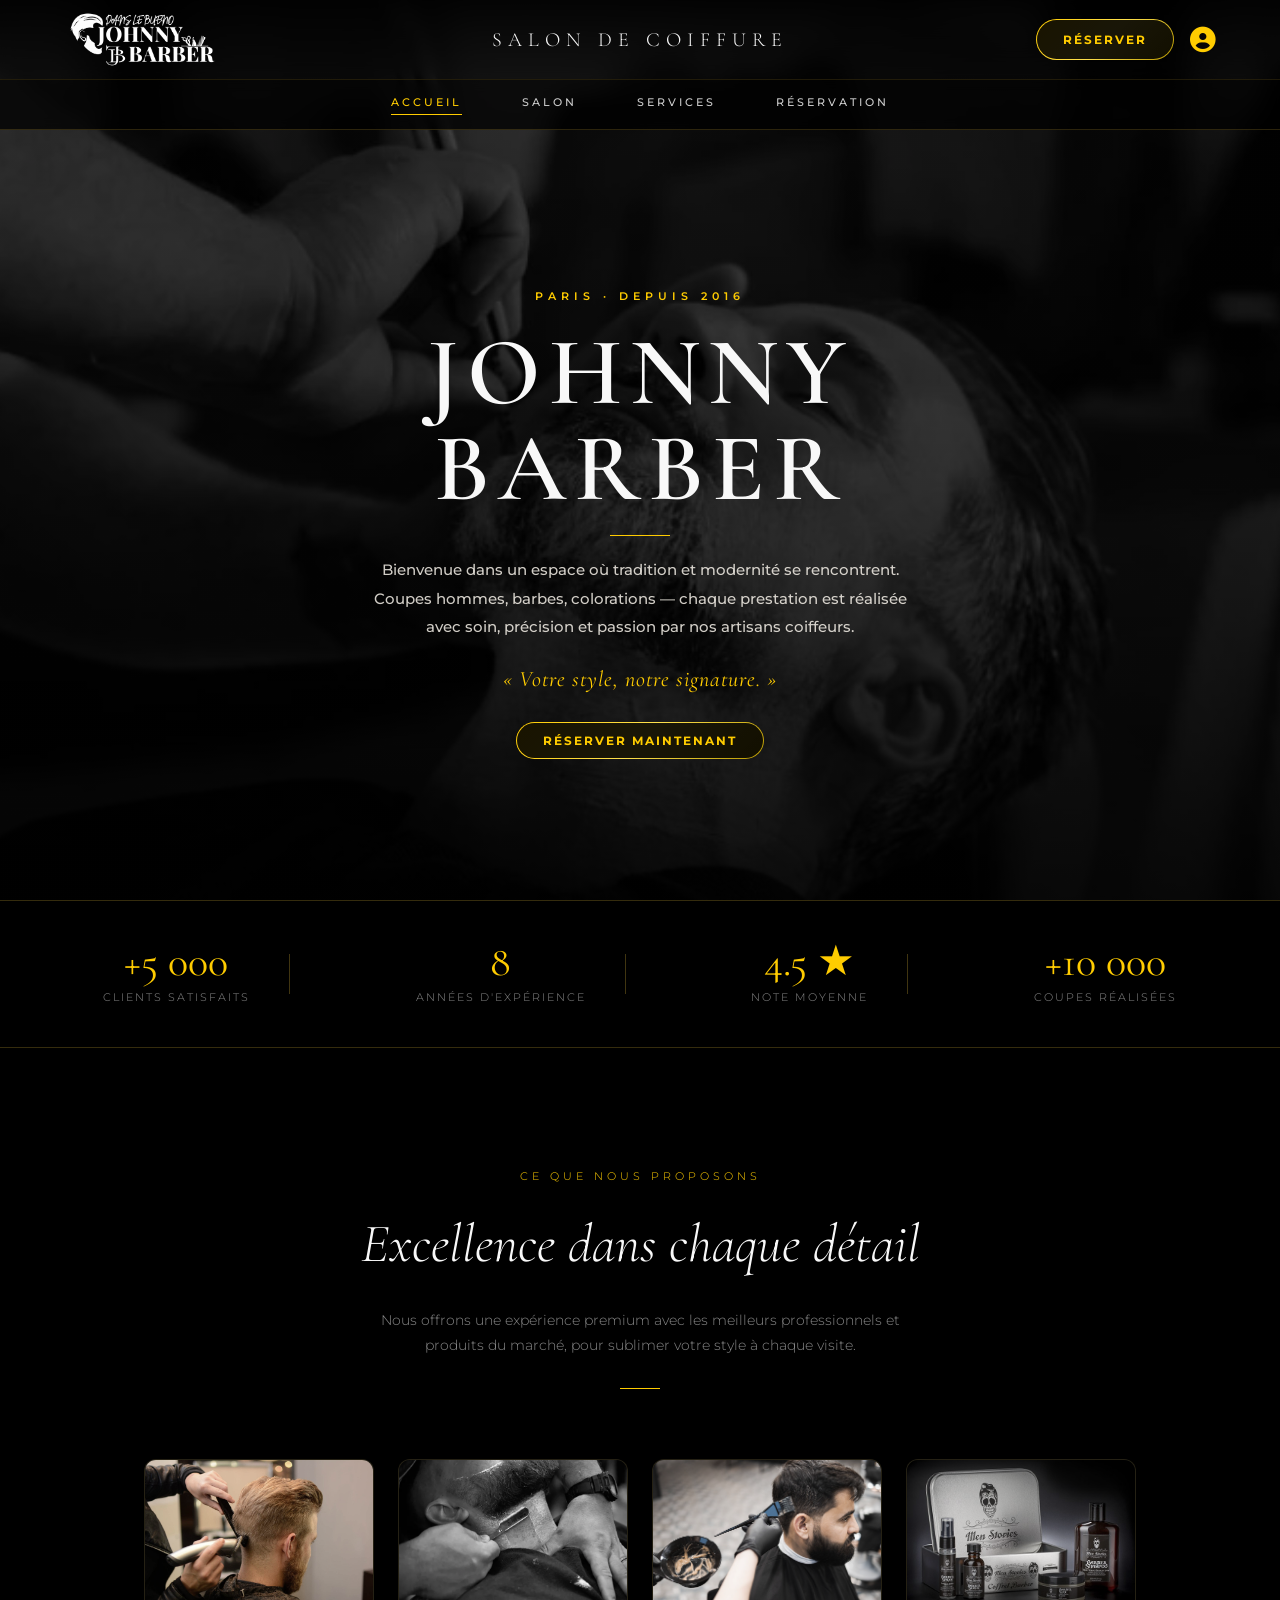
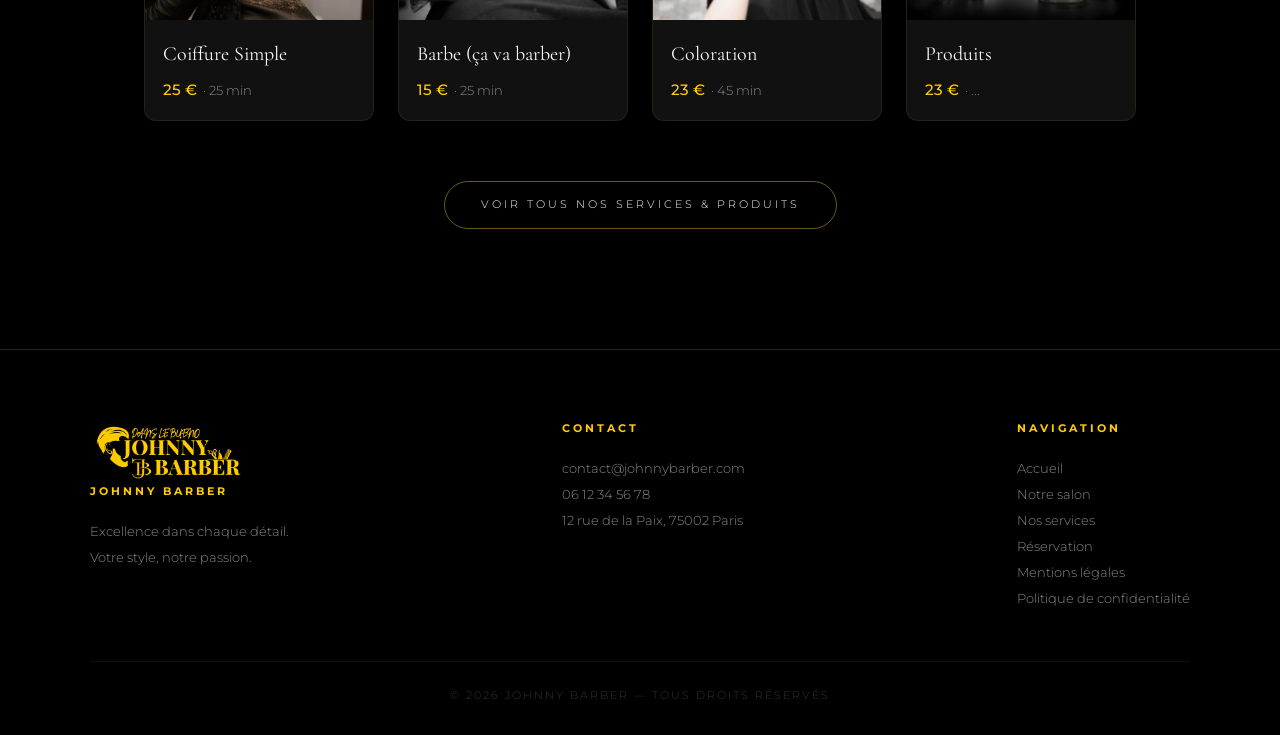
<file: index.html>
<!DOCTYPE html>
<html lang="fr">

<head>
    <meta charset="UTF-8">
    <meta name="viewport" content="width=device-width, initial-scale=1.0">
    <title>Johnny Barber</title>
    <link rel="stylesheet" href="styles.css">
    <link rel="stylesheet" href="https://cdnjs.cloudflare.com/ajax/libs/font-awesome/6.5.0/css/all.min.css">
</head>

<body>

    <!-- ===== HEADER ===== -->
    <header class="header">
        <div class="logo-container">
            <img src="./images/Logo_footer.png" alt="Logo Johnny Barber" class="logo">
        </div>
        <h1>Salon de coiffure</h1>

        <div class="header-actions">
            <a href="./Front-end/Formulaire.html" class="btn-reserver" id="reserv">Réserver</a>
            <a href="./Back-end/admin_login.php" class="btn-admin" id="admine" title="Espace administrateur"><i
                    class='fa-solid fa-circle-user'></i></a>
        </div>

    </header>

    <!-- ===== NAVIGATION ===== -->
    <nav class="nav">
        <a href="index.html" class="active">Accueil</a>
        <a href="./Front-end/Salon.html">Salon</a>
        <a href="./Front-end/services.html">Services</a>
        <a href="./Front-end/Formulaire.html">Réservation</a>
    </nav>

    <!-- ===== HERO ===== -->
    <section id="accueil" class="hero">
        <div class="overlay"></div>

        <div class="hero-content">
            <p class="hero-eyebrow">Paris · Depuis 2016</p>
            <h2 class="hero-titre">Johnny Barber</h2>
            <p class="hero-description">
                Bienvenue dans un espace où tradition et modernité se rencontrent.<br>
                Coupes hommes, barbes, colorations — chaque prestation est réalisée<br>
                avec soin, précision et passion par nos artisans coiffeurs.
            </p>
            <p class="hero-slogan">« Votre style, notre signature. »</p>
        </div>

        <div class="reserver-maintenant">
            <a href="./Front-end/Formulaire.html" class="btn-reserver">Réserver maintenant</a>
        </div>

    </section>

    <!-- ===== STATS ===== -->
    <section class="stats">
        <div class="stat">
            <h2>+5 000</h2>
            <p>Clients satisfaits</p>
        </div>
        <div class="stat">
            <h2>8</h2>
            <p>Années d'expérience</p>
        </div>
        <div class="stat">
            <h2>4.5 ★</h2>
            <p>Note moyenne</p>
        </div>
        <div class="stat">
            <h2>+10 000</h2>
            <p>Coupes réalisées</p>
        </div>
    </section>

    <!-- ===== SERVICES ===== -->
    <section id="services" class="services">

        <p class="subtitle">Ce que nous proposons</p>
        <h2>Excellence dans chaque détail</h2>
        <p class="description">
            Nous offrons une expérience premium avec les meilleurs professionnels
            et produits du marché, pour sublimer votre style à chaque visite.
        </p>

        <div class="cards">

            <div class="card">
                <img src="./images/coupe homme.jpg" alt="Coupe">
                <div class="card-body">
                    <h3>Coiffure Simple</h3>
                    <p><span>25 €</span>· 25 min</p>
                </div>
            </div>

            <div class="card">
                <img src="./images/barbe.webp" alt="Barbe">
                <div class="card-body">
                    <h3>Barbe (ça va barber)</h3>
                    <p><span>15 €</span>· 25 min</p>
                </div>
            </div>

            <div class="card">
                <img src="./images/coloration.jpg" alt="Coloration">
                <div class="card-body">
                    <h3>Coloration</h3>
                    <p><span>23 €</span>· 45 min</p>
                </div>
            </div>

            <div class="card">
                <img src="./images/produits.jpg" alt="Produits">
                <div class="card-body">
                    <h3>Produits</h3>
                    <p><span>23 €</span>· ...</p>
                </div>
            </div>

        </div>

        <div class="services-cta">
            <a href="./Front-end/services.html" class="btn-all">Voir tous nos services &amp; produits</a>
        </div>

    </section>

    <!-- ===== FOOTER ===== -->
    <footer class="footer">
        <div class="footer-container">

            <div class="footer-section">
                <img src="./images/Logo.png" alt="Logo Johnny Barber" class="logo">
                <h4>Johnny Barber</h4>
                <p>Excellence dans chaque détail.<br>Votre style, notre passion.</p>
            </div>

            <div class="footer-section">
                <h4>Contact</h4>
                <p>contact@johnnybarber.com</p>
                <p>06 12 34 56 78</p>
                <p>12 rue de la Paix, 75002 Paris</p>
            </div>

            <div class="footer-section">
                <h4>Navigation</h4>
                <p><a href="index.html">Accueil</a></p>
                <p><a href="./Front-end/Salon.html">Notre salon</a></p>
                <p><a href="./Front-end/services.html">Nos services</a></p>
                <p><a href="./Front-end/Formulaire.html">Réservation</a></p>
                <p><a href="./Front-end/mentions_legales.html">Mentions légales</a></p>
                <p><a href="./Front-end/politique_confidentialite.html">Politique de confidentialité</a></p>
            </div>

        </div>

        <div class="footer-bottom">
            <p>© 2026 Johnny Barber — Tous droits réservés</p>
        </div>
    </footer>
    <script src="script.js"></script>
</body>

</html>
</file>
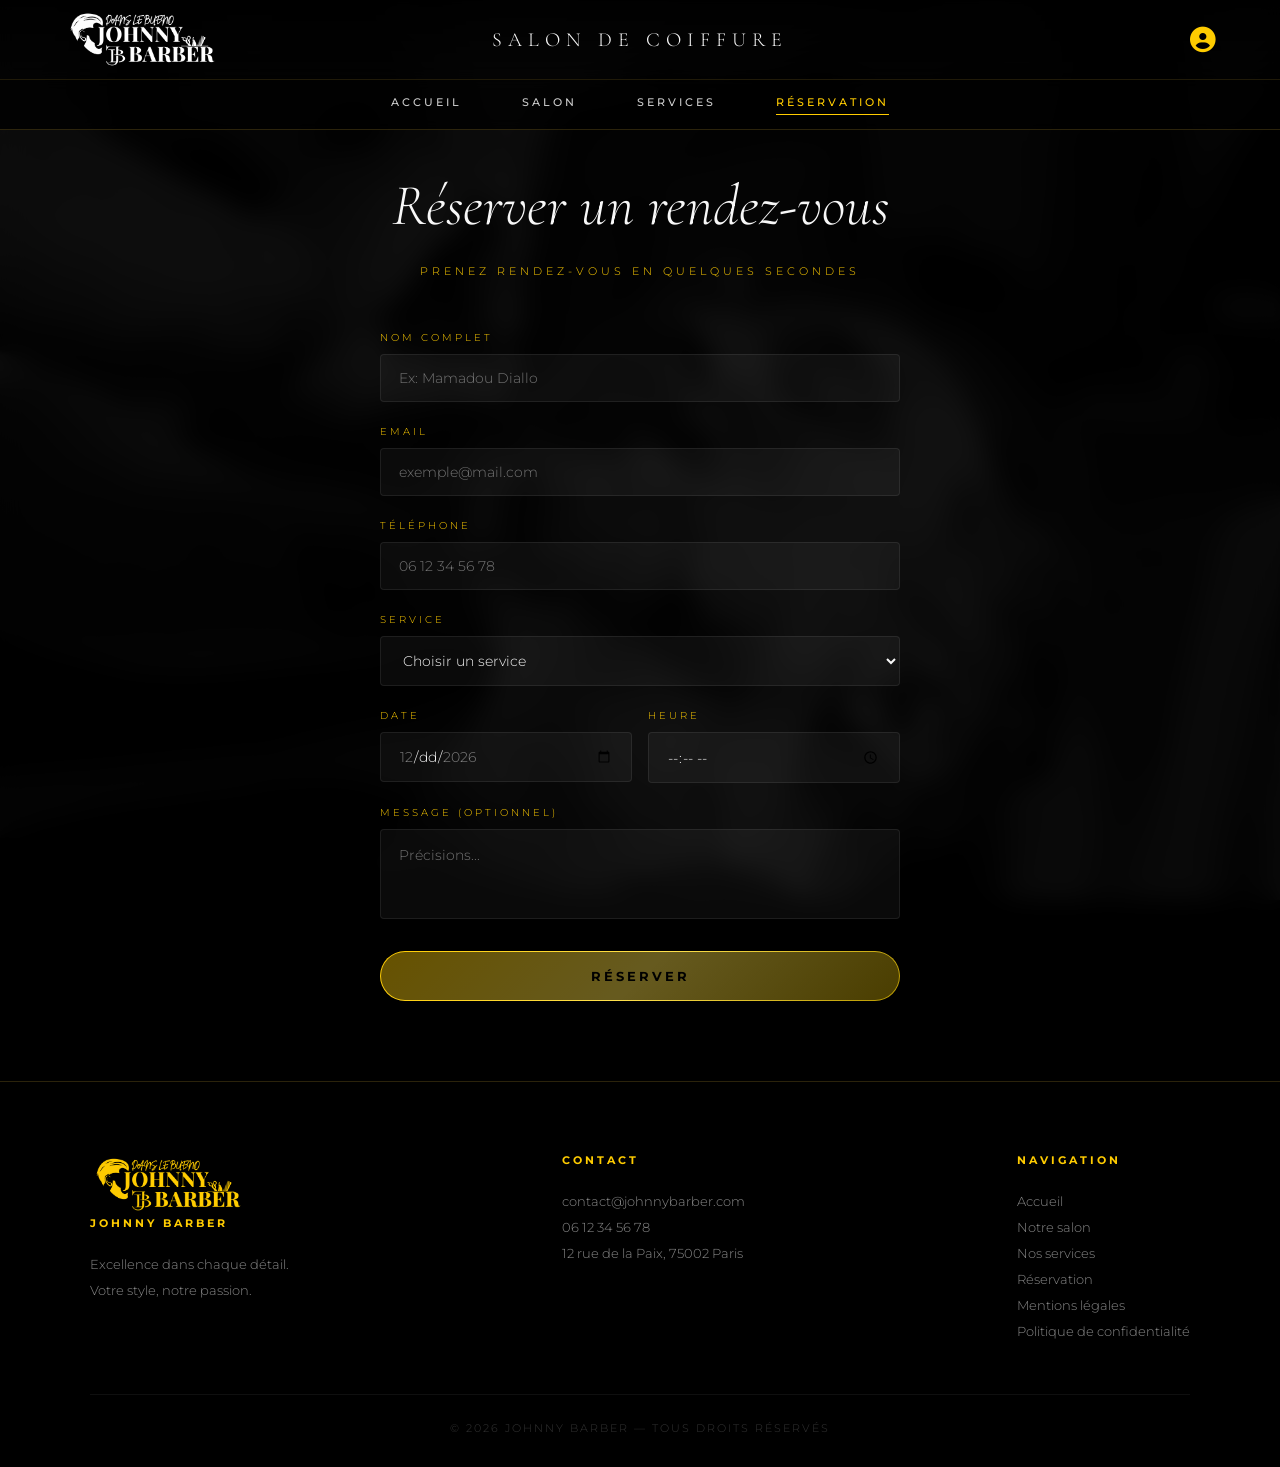
<file: Front-end/Formulaire.html>
<!DOCTYPE html>
<html lang="fr">

<head>
    <meta charset="UTF-8">
    <meta name="viewport" content="width=device-width, initial-scale=1.0">
    <title>Réservation — Johnny Barber</title>
    <link rel="stylesheet" href="../styles.css">
    <link rel="stylesheet" href="https://cdnjs.cloudflare.com/ajax/libs/font-awesome/6.5.0/css/all.min.css">
</head>

<body>

    <header class="header">
        <img src="../images/Logo_footer.png" alt="Logo Johnny Barber" class="logo">
        <h1>Salon de coiffure</h1>
        <div class="header-actions">
            <a href="../Back-end/admin_login.php" class="btn-admin" id="admine" title="Espace administrateur">
                <i class="fa-solid fa-circle-user"></i>
            </a>
        </div>
    </header>

    <nav class="nav">
        <a href="../index.php">Accueil</a>
        <a href="./Salon.html">Salon</a>
        <a href="./services.html">Services</a>
        <a href="./Formulaire.html" class="active">Réservation</a>
    </nav>

    <main class="booking">

        <h1>Réserver un rendez-vous</h1>
        <p class="subtitle">Prenez rendez-vous en quelques secondes</p>

        <!-- ── Notification dynamique (gérée par JS) ── -->
        <div id="notif" class="notif">
            <i id="notif-icon"></i>
            <div id="notif-content"></div>
        </div>

        <form class="form-booking" id="form-booking" action="../Back-end/traitement_reservation.php" method="POST">

            <div class="input-group">
                <label>Nom complet</label>
                <input type="text" name="nom" placeholder="Ex: Mamadou Diallo" required>
            </div>

            <div class="input-group">
                <label>Email</label>
                <input type="email" name="email" placeholder="exemple@mail.com" required>
            </div>

            <div class="input-group">
                <label>Téléphone</label>
                <input type="tel" name="telephone" placeholder="06 12 34 56 78" required>
            </div>

            <div class="input-group">
                <label>Service</label>
                <select name="service" required>
                    <option value="Choisir un service">Choisir un service</option>
                    <option>Coupe homme</option>
                    <option>Produit Cosmétique</option>
                    <option>Barbe</option>
                    <option>Coloration</option>
                </select>
            </div>

            <div class="double">
                <div class="input-group">
                    <label>Date</label>
                    <input class="date-time" type="date" id="date-reservation" name="date" required>
                </div>
                <div class="input-group">
                    <label>Heure</label>
                    <input class="date-time" type="time" name="heure" min="09:00" max="20:30" step="1800" required>
                </div>
            </div>

            <div class="input-group">
                <label>Message (optionnel)</label>
                <textarea name="message" placeholder="Précisions..."></textarea>
            </div>

            <button type="submit" class="btn-submit">Réserver</button>

        </form>

    </main>

    <footer class="footer">
        <div class="footer-container">

            <div class="footer-section">
                <img src="../images/Logo.png" alt="Logo Johnny Barber" class="logo">
                <h4>Johnny Barber</h4>
                <p>Excellence dans chaque détail.<br>Votre style, notre passion.</p>
            </div>

            <div class="footer-section">
                <h4>Contact</h4>
                <p>contact@johnnybarber.com</p>
                <p>06 12 34 56 78</p>
                <p>12 rue de la Paix, 75002 Paris</p>
            </div>

            <div class="footer-section">
                <h4>Navigation</h4>
                <p><a href="../index.php">Accueil</a></p>
                <p><a href="./Salon.html">Notre salon</a></p>
                <p><a href="./services.html">Nos services</a></p>
                <p><a href="./Formulaire.html">Réservation</a></p>
                <p><a href="./mentions_legales.html">Mentions légales</a></p>
                <p><a href="./politique_confidentialite.html">Politique de confidentialité</a></p>
            </div>

        </div>

        <div class="footer-bottom">
            <p>© 2026 Johnny Barber — Tous droits réservés</p>
        </div>
    </footer>
    <script src="../script.js"></script>
    <script>
        // ── Lecture du paramètre ?statut= dans l'URL ──
        const params = new URLSearchParams(window.location.search);
        const statut = params.get("statut");
        const prenom = params.get("prenom") || "";
        const msgBrut = params.get("msg") || "";

        const notif = document.getElementById("notif");
        const icon = document.getElementById("notif-icon");
        const content = document.getElementById("notif-content");

        if (statut === "succes") {
            notif.classList.add("show", "succes");
            icon.className = "fa-solid fa-circle-check";
            content.innerHTML = `<strong>Réservation confirmée !</strong>
                ${prenom ? "Merci " + prenom + "," : "Merci,"} votre demande a bien été enregistrée.
                Vous recevrez un email de confirmation dans quelques instants.`;

            // Masquer le formulaire et afficher seulement le message
            document.getElementById("form-booking").style.opacity = "0.4";
            document.getElementById("form-booking").style.pointerEvents = "none";

            // Nettoyage de l'URL (sans rechargement)
            window.history.replaceState({}, "", window.location.pathname);

        } else if (statut === "erreur") {
            notif.classList.add("show", "erreur");
            icon.className = "fa-solid fa-circle-exclamation";

            if (msgBrut) {
                const erreurs = msgBrut.split("|");
                let liste = "<strong>Des erreurs ont été détectées :</strong><ul>";
                erreurs.forEach(e => { liste += `<li>${e}</li>`; });
                liste += "</ul>";
                content.innerHTML = liste;
            } else {
                content.innerHTML = "<strong>Une erreur est survenue.</strong> Veuillez vérifier vos informations et réessayer.";
            }

            window.history.replaceState({}, "", window.location.pathname);
        }

        // ── Date minimum = aujourd'hui ──
        const inputDate = document.querySelector("input[name='date']");
        if (inputDate) {
            const today = new Date().toISOString().split("T")[0];
            inputDate.min = today;
        }
    </script>

</body>

</html>
</file>
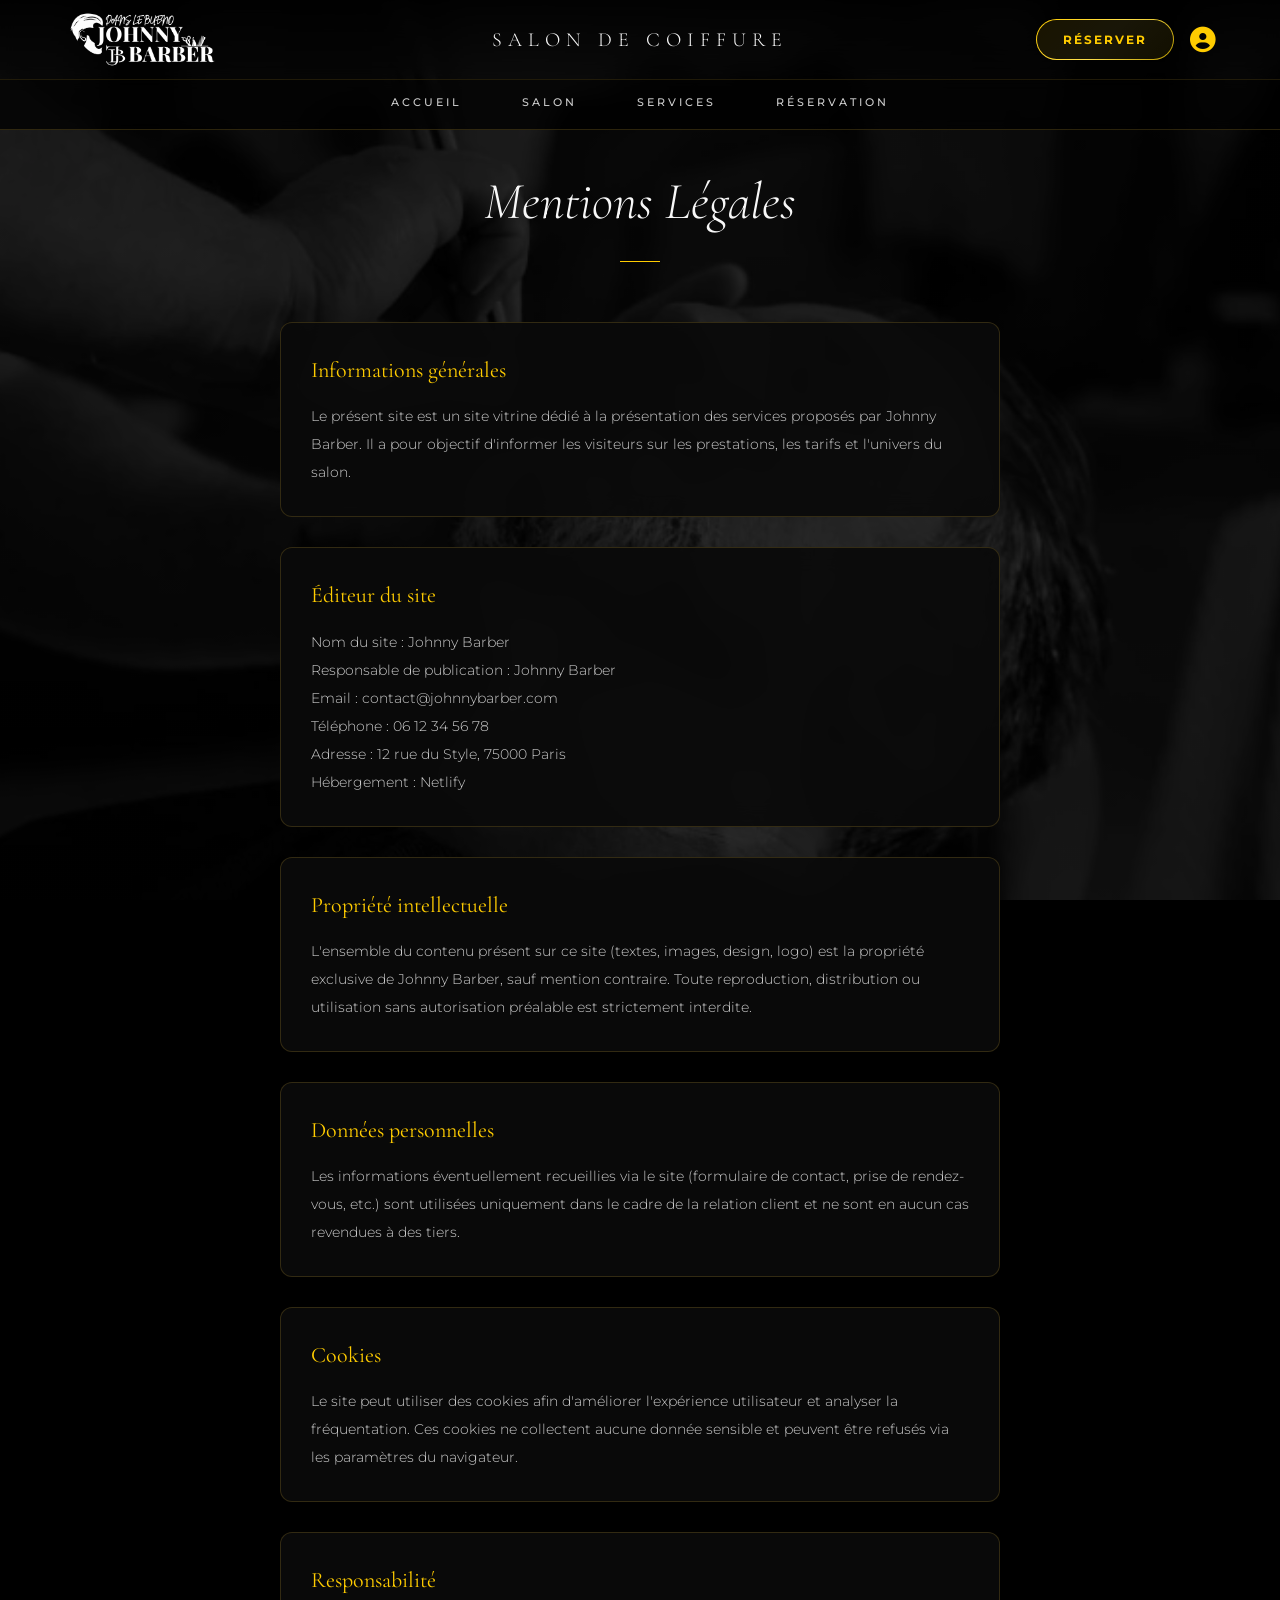
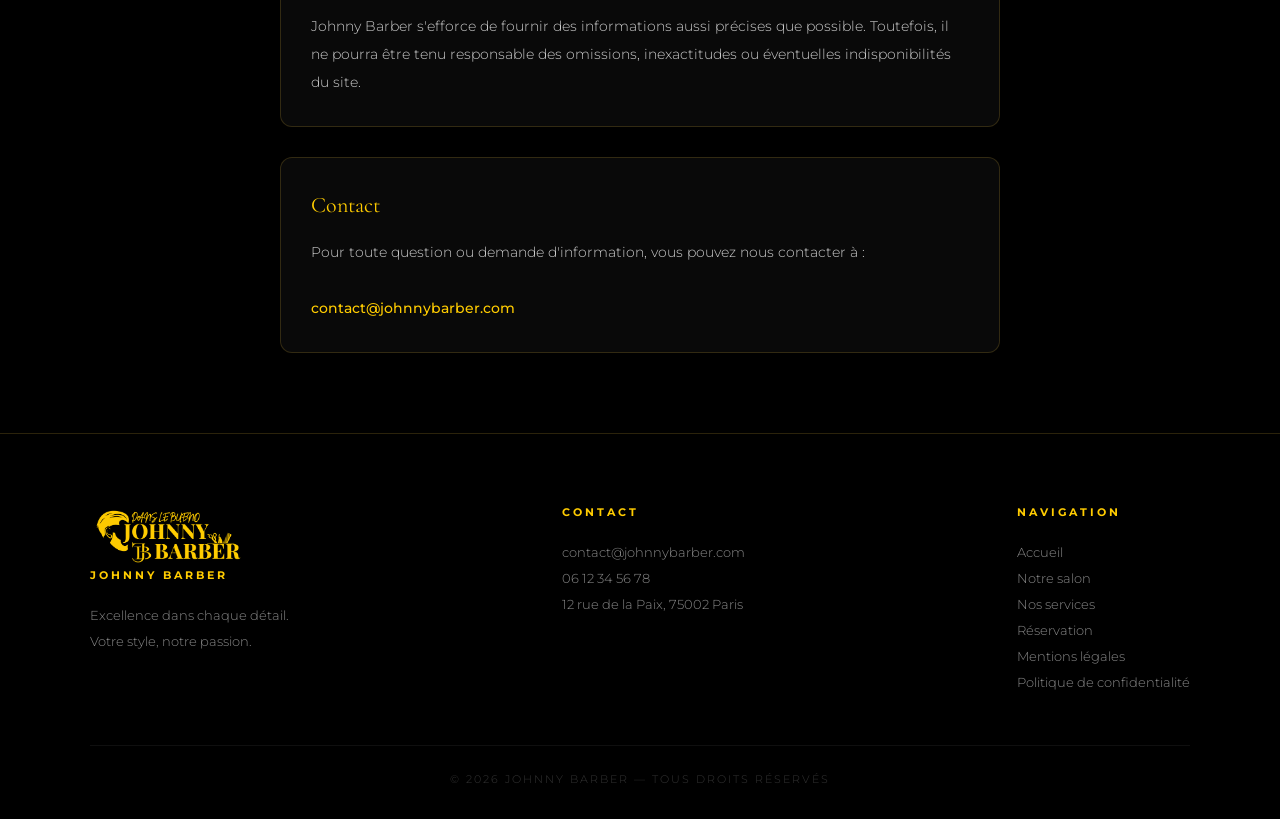
<file: Front-end/mentions_legales.html>
<!DOCTYPE html>
<html lang="fr">

<head>
    <meta charset="UTF-8">
    <meta name="viewport" content="width=device-width, initial-scale=1.0">
    <title>Mentions Légales - Johnny Barber</title>
    <link rel="stylesheet" href="../styles.css">
    <link rel="stylesheet" href="https://cdnjs.cloudflare.com/ajax/libs/font-awesome/6.5.0/css/all.min.css">
</head>

<body class="page-salon">

    <!-- ===== HEADER ===== -->
    <header class="header">
        <img src="../images/Logo_footer.png" alt="Logo Johnny Barber" class="logo">
        <h1>Salon de coiffure</h1>
        <div class="header-actions">
            <a href="./formulaire.html" class="btn-reserver" id="reserv">Réserver</a>
            <a href="../Back-end/admin_login.php" class="btn-admin" id="admine" title="Espace administrateur"><i
                    class="fa-solid fa-circle-user"></i></a>
        </div>
    </header>

    <!-- ===== NAVIGATION ===== -->
    <nav class="nav">
        <a href="../index.php">Accueil</a>
        <a href="./Salon.html">Salon</a>
        <a href="./services.html">Services</a>
        <a href="./formulaire.html">Réservation</a>
    </nav>

    <!-- ===== CONTENU PRINCIPAL ===== -->
    <main class="mentions-container">

        <section class="mentions-intro">
            <h2>Mentions Légales</h2>
        </section>

        <div class="mentions-content">

            <div class="mentions-block">
                <h3>Informations générales</h3>
                <p>
                    Le présent site est un site vitrine dédié à la présentation des services
                    proposés par Johnny Barber. Il a pour objectif d'informer les visiteurs
                    sur les prestations, les tarifs et l'univers du salon.
                </p>
            </div>

            <div class="mentions-block">
                <h3>Éditeur du site</h3>
                <p>
                    Nom du site : Johnny Barber<br>
                    Responsable de publication : Johnny Barber<br>
                    Email : contact@johnnybarber.com<br>
                    Téléphone : 06 12 34 56 78<br>
                    Adresse : 12 rue du Style, 75000 Paris<br>
                    Hébergement : Netlify
                </p>
            </div>

            <div class="mentions-block">
                <h3>Propriété intellectuelle</h3>
                <p>
                    L'ensemble du contenu présent sur ce site (textes, images, design, logo)
                    est la propriété exclusive de Johnny Barber, sauf mention contraire.
                    Toute reproduction, distribution ou utilisation sans autorisation préalable
                    est strictement interdite.
                </p>
            </div>

            <div class="mentions-block">
                <h3>Données personnelles</h3>
                <p>
                    Les informations éventuellement recueillies via le site (formulaire de contact,
                    prise de rendez-vous, etc.) sont utilisées uniquement dans le cadre de la relation
                    client et ne sont en aucun cas revendues à des tiers.
                </p>
            </div>

            <div class="mentions-block">
                <h3>Cookies</h3>
                <p>
                    Le site peut utiliser des cookies afin d'améliorer l'expérience utilisateur
                    et analyser la fréquentation. Ces cookies ne collectent aucune donnée sensible
                    et peuvent être refusés via les paramètres du navigateur.
                </p>
            </div>

            <div class="mentions-block">
                <h3>Responsabilité</h3>
                <p>
                    Johnny Barber s'efforce de fournir des informations aussi précises que possible.
                    Toutefois, il ne pourra être tenu responsable des omissions, inexactitudes
                    ou éventuelles indisponibilités du site.
                </p>
            </div>

            <div class="mentions-block">
                <h3>Contact</h3>
                <p>
                    Pour toute question ou demande d'information, vous pouvez nous contacter à :
                    <br><br>
                    <strong class="mentions-email">contact@johnnybarber.com</strong>
                </p>
            </div>

        </div>
    </main>

    <!-- ===== FOOTER ===== -->
    <footer class="footer">
        <div class="footer-container">

            <div class="footer-section">
                <img src="../images/Logo.png" alt="Logo Johnny Barber" class="logo">
                <h4>Johnny Barber</h4>
                <p>Excellence dans chaque détail.<br>Votre style, notre passion.</p>
            </div>

            <div class="footer-section">
                <h4>Contact</h4>
                <p>contact@johnnybarber.com</p>
                <p>06 12 34 56 78</p>
                <p>12 rue de la Paix, 75002 Paris</p>
            </div>

            <div class="footer-section">
                <h4>Navigation</h4>
                <p><a href="../index.php">Accueil</a></p>
                <p><a href="Salon.html">Notre salon</a></p>
                <p><a href="./services.html">Nos services</a></p>
                <p><a href="./formulaire.html">Réservation</a></p>
                <p><a href="./mentions_legales.html">Mentions légales</a></p>
                <p><a href="./politique_confidentialite.html">Politique de confidentialité</a></p>
            </div>

        </div>

        <div class="footer-bottom">
            <p>© 2026 Johnny Barber — Tous droits réservés</p>
        </div>
    </footer>
    <script src="../script.js"></script>
</body>

</html>
</file>
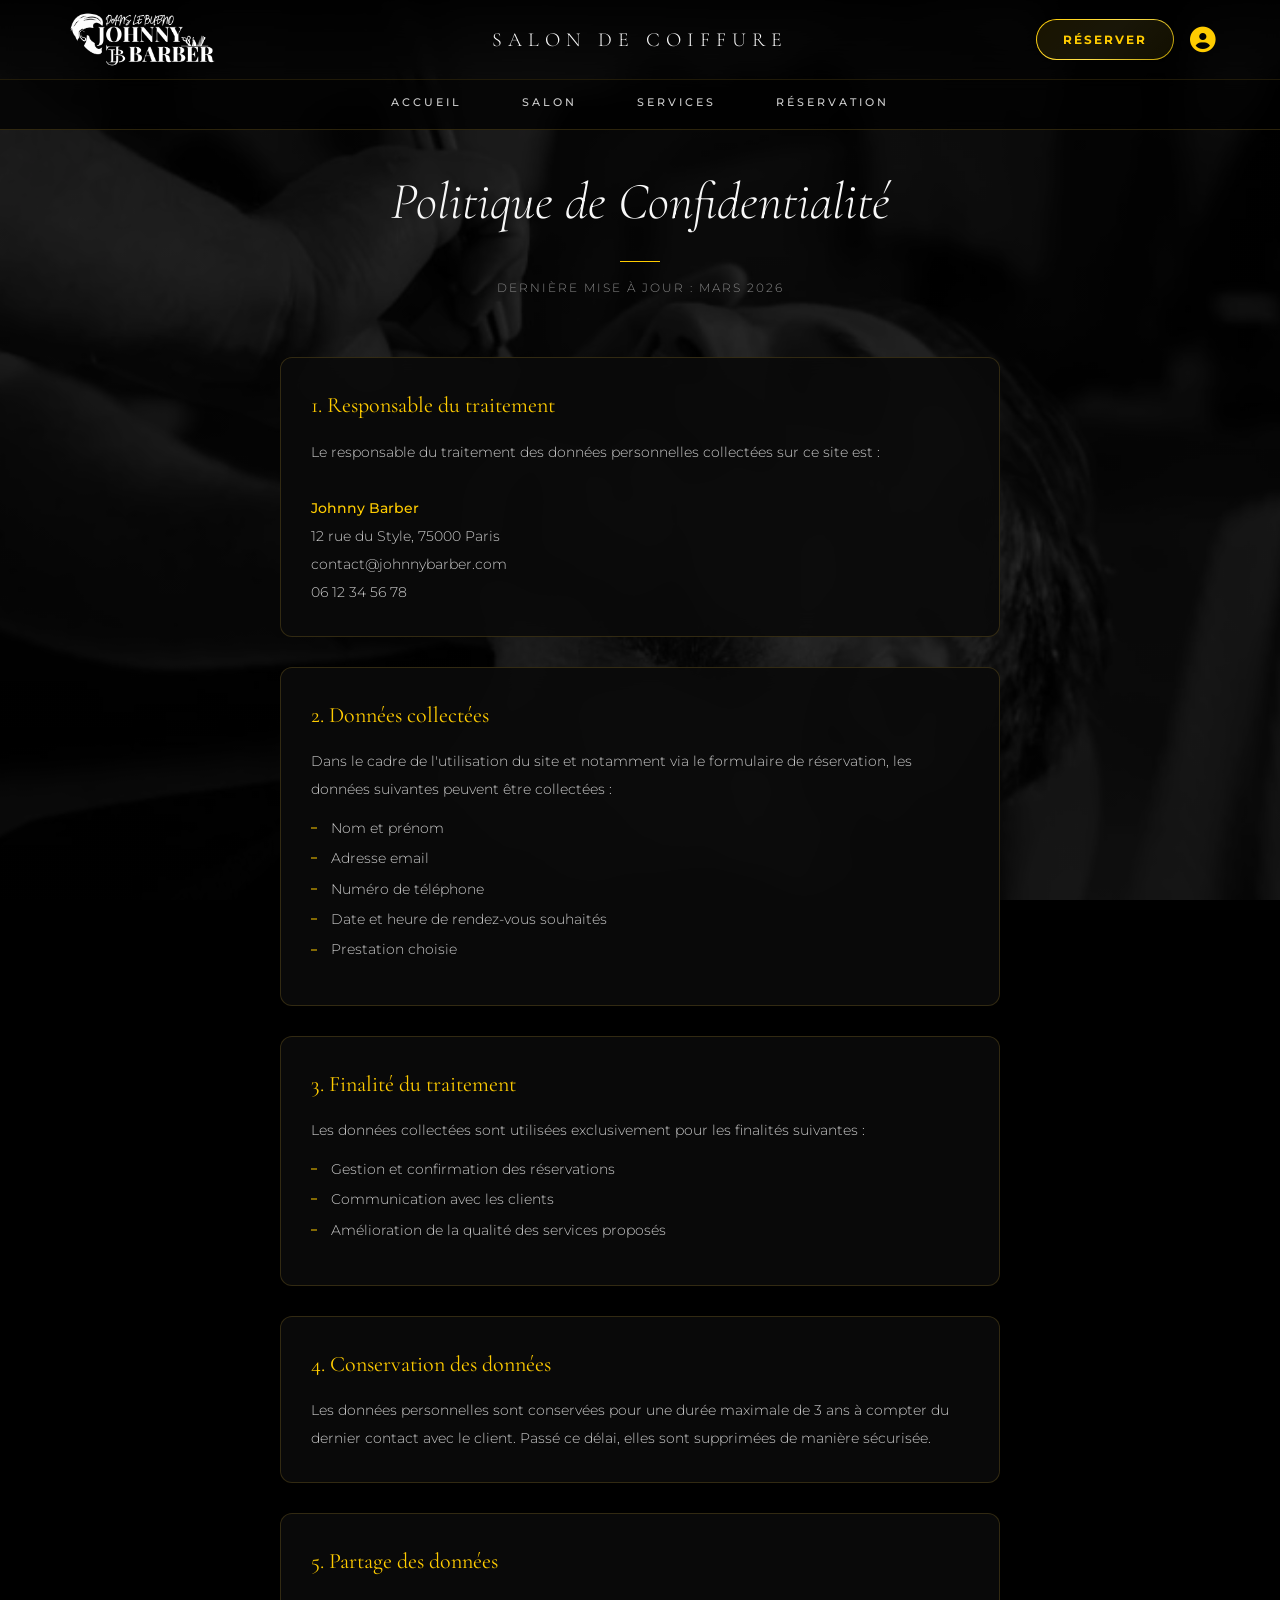
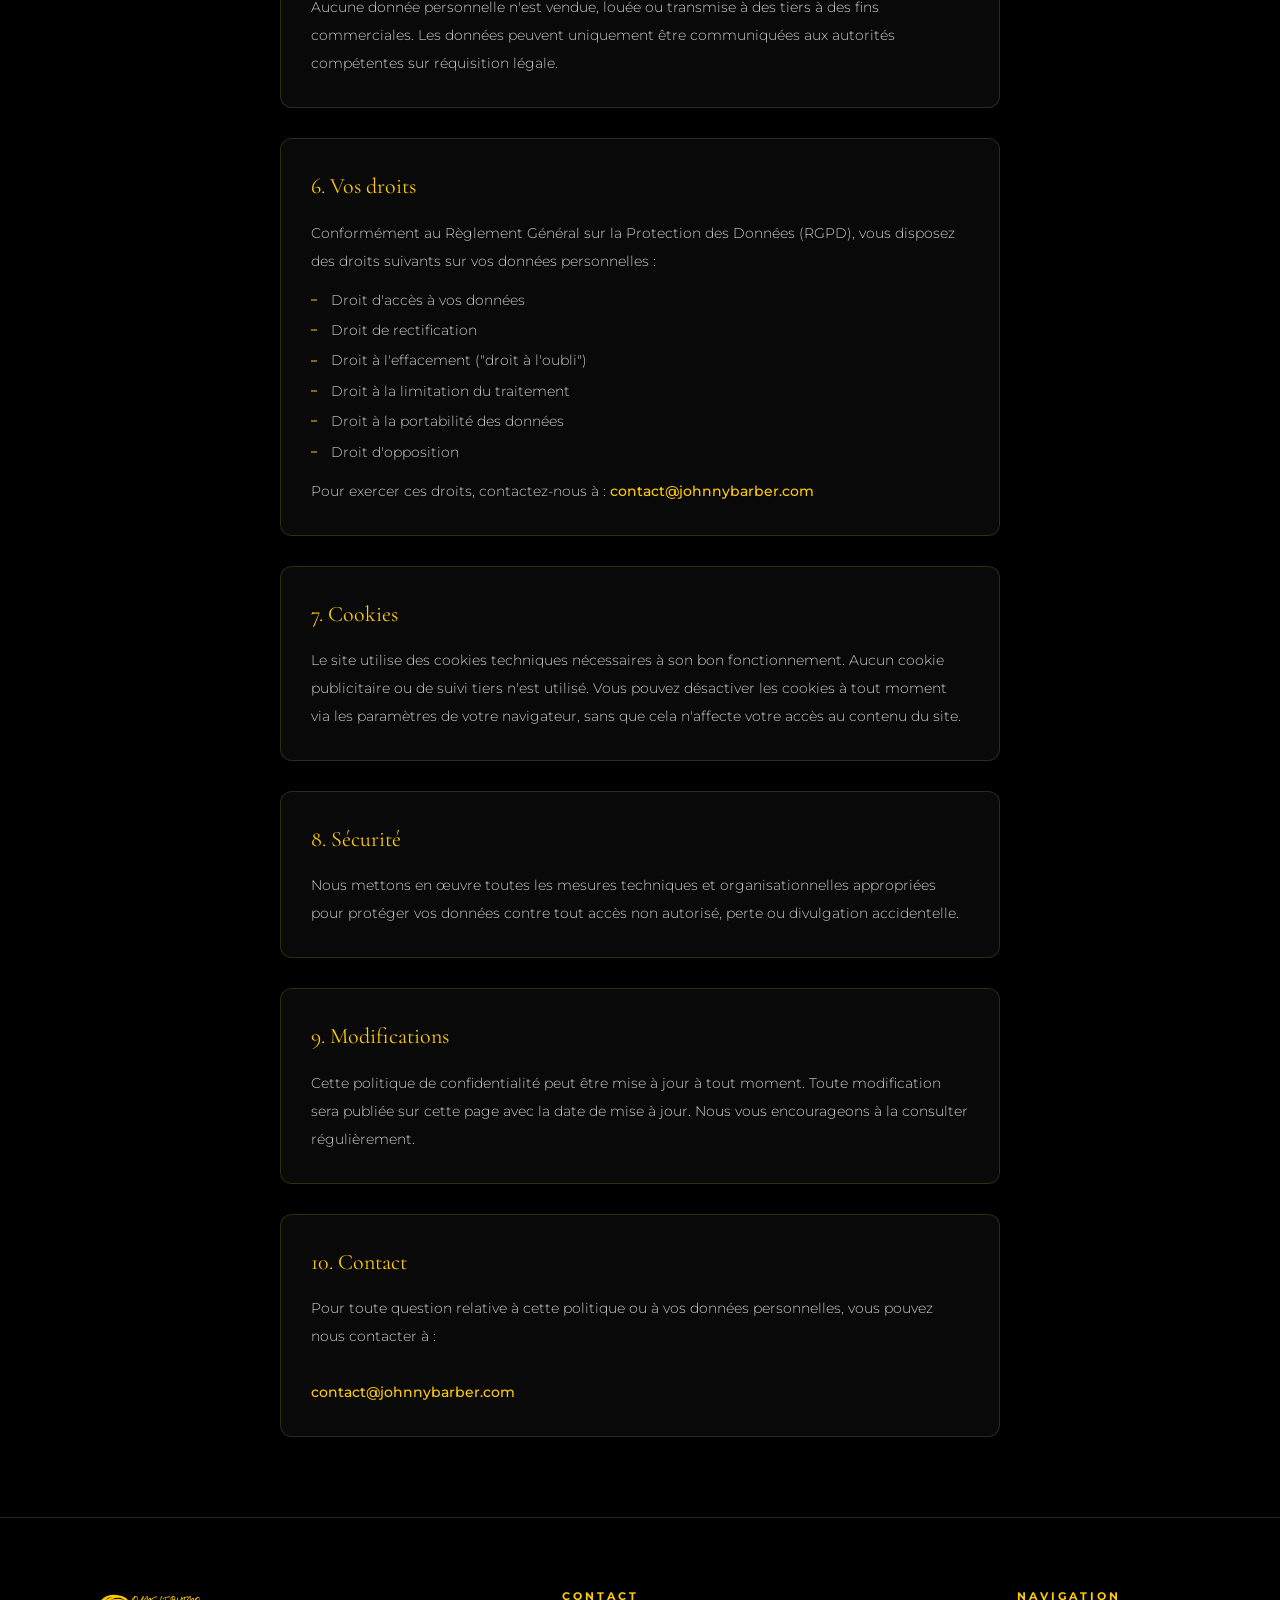
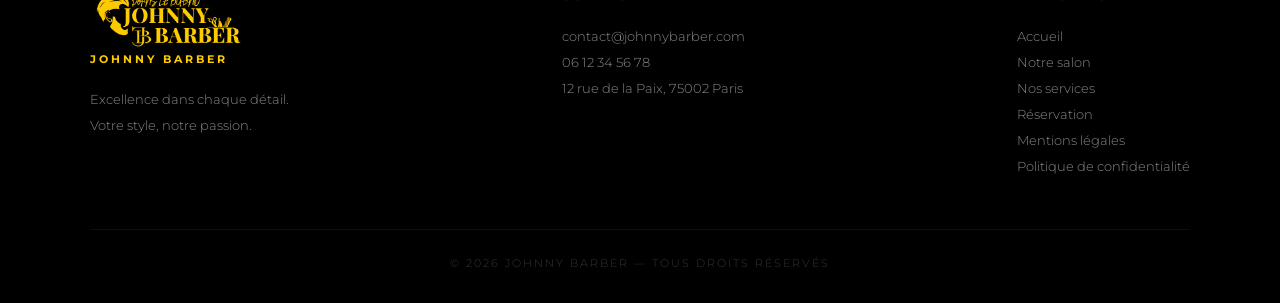
<file: Front-end/politique_confidentialite.html>
<!DOCTYPE html>
<html lang="fr">

<head>
    <meta charset="UTF-8">
    <meta name="viewport" content="width=device-width, initial-scale=1.0">
    <title>Politique de Confidentialité - Johnny Barber</title>
    <link rel="stylesheet" href="../styles.css">
    <link rel="stylesheet" href="https://cdnjs.cloudflare.com/ajax/libs/font-awesome/6.5.0/css/all.min.css">
</head>

<body class="page-salon">

    <!-- ===== HEADER ===== -->
    <header class="header">
        <img src="../images/Logo_footer.png" alt="Logo Johnny Barber" class="logo">
        <h1>Salon de coiffure</h1>
        <div class="header-actions">
            <a href="./formulaire.html" class="btn-reserver" id="reserv">Réserver</a>
            <a href="../Back-end/admin_login.php" class="btn-admin" id="admine" title="Espace administrateur"><i
                    class="fa-solid fa-circle-user"></i></a>
        </div>
    </header>

    <!-- ===== NAVIGATION ===== -->
    <nav class="nav">
        <a href="../index.php">Accueil</a>
        <a href="./Salon.html">Salon</a>
        <a href="./services.html">Services</a>
        <a href="./formulaire.html">Réservation</a>
    </nav>

    <!-- ===== CONTENU PRINCIPAL ===== -->
    <main class="politique-container">

        <section class="politique-intro">
            <h2>Politique de Confidentialité</h2>
            <p>Dernière mise à jour : mars 2026</p>
        </section>

        <div class="politique-content">

            <div class="politique-block">
                <h3>1. Responsable du traitement</h3>
                <p>
                    Le responsable du traitement des données personnelles collectées sur ce site est :<br><br>
                    <strong class="politique-highlight">Johnny Barber</strong><br>
                    12 rue du Style, 75000 Paris<br>
                    contact@johnnybarber.com<br>
                    06 12 34 56 78
                </p>
            </div>

            <div class="politique-block">
                <h3>2. Données collectées</h3>
                <p>
                    Dans le cadre de l'utilisation du site et notamment via le formulaire de réservation,
                    les données suivantes peuvent être collectées :
                </p>
                <ul class="politique-list">
                    <li>Nom et prénom</li>
                    <li>Adresse email</li>
                    <li>Numéro de téléphone</li>
                    <li>Date et heure de rendez-vous souhaités</li>
                    <li>Prestation choisie</li>
                </ul>
            </div>

            <div class="politique-block">
                <h3>3. Finalité du traitement</h3>
                <p>
                    Les données collectées sont utilisées exclusivement pour les finalités suivantes :
                </p>
                <ul class="politique-list">
                    <li>Gestion et confirmation des réservations</li>
                    <li>Communication avec les clients</li>
                    <li>Amélioration de la qualité des services proposés</li>
                </ul>
            </div>

            <div class="politique-block">
                <h3>4. Conservation des données</h3>
                <p>
                    Les données personnelles sont conservées pour une durée maximale de 3 ans
                    à compter du dernier contact avec le client. Passé ce délai, elles sont
                    supprimées de manière sécurisée.
                </p>
            </div>

            <div class="politique-block">
                <h3>5. Partage des données</h3>
                <p>
                    Aucune donnée personnelle n'est vendue, louée ou transmise à des tiers
                    à des fins commerciales. Les données peuvent uniquement être communiquées
                    aux autorités compétentes sur réquisition légale.
                </p>
            </div>

            <div class="politique-block">
                <h3>6. Vos droits</h3>
                <p>
                    Conformément au Règlement Général sur la Protection des Données (RGPD),
                    vous disposez des droits suivants sur vos données personnelles :
                </p>
                <ul class="politique-list">
                    <li>Droit d'accès à vos données</li>
                    <li>Droit de rectification</li>
                    <li>Droit à l'effacement ("droit à l'oubli")</li>
                    <li>Droit à la limitation du traitement</li>
                    <li>Droit à la portabilité des données</li>
                    <li>Droit d'opposition</li>
                </ul>
                <p>
                    Pour exercer ces droits, contactez-nous à :
                    <strong class="politique-highlight">contact@johnnybarber.com</strong>
                </p>
            </div>

            <div class="politique-block">
                <h3>7. Cookies</h3>
                <p>
                    Le site utilise des cookies techniques nécessaires à son bon fonctionnement.
                    Aucun cookie publicitaire ou de suivi tiers n'est utilisé. Vous pouvez
                    désactiver les cookies à tout moment via les paramètres de votre navigateur,
                    sans que cela n'affecte votre accès au contenu du site.
                </p>
            </div>

            <div class="politique-block">
                <h3>8. Sécurité</h3>
                <p>
                    Nous mettons en œuvre toutes les mesures techniques et organisationnelles
                    appropriées pour protéger vos données contre tout accès non autorisé,
                    perte ou divulgation accidentelle.
                </p>
            </div>

            <div class="politique-block">
                <h3>9. Modifications</h3>
                <p>
                    Cette politique de confidentialité peut être mise à jour à tout moment.
                    Toute modification sera publiée sur cette page avec la date de mise à jour.
                    Nous vous encourageons à la consulter régulièrement.
                </p>
            </div>

            <div class="politique-block">
                <h3>10. Contact</h3>
                <p>
                    Pour toute question relative à cette politique ou à vos données personnelles,
                    vous pouvez nous contacter à :<br><br>
                    <strong class="politique-highlight">contact@johnnybarber.com</strong>
                </p>
            </div>

        </div>
    </main>

    <!-- ===== FOOTER ===== -->
    <footer class="footer">
        <div class="footer-container">

            <div class="footer-section">
                <img src="../images/Logo.png" alt="Logo Johnny Barber" class="logo">
                <h4>Johnny Barber</h4>
                <p>Excellence dans chaque détail.<br>Votre style, notre passion.</p>
            </div>

            <div class="footer-section">
                <h4>Contact</h4>
                <p>contact@johnnybarber.com</p>
                <p>06 12 34 56 78</p>
                <p>12 rue de la Paix, 75002 Paris</p>
            </div>

            <div class="footer-section">
                <h4>Navigation</h4>
                <p><a href="../index.php">Accueil</a></p>
                <p><a href="Salon.html">Notre salon</a></p>
                <p><a href="./services.html">Nos services</a></p>
                <p><a href="./formulaire.html">Réservation</a></p>
                <p><a href="./mentions_legales.html">Mentions légales</a></p>
                <p><a href="./politique_confidentialite.html">Politique de confidentialité</a></p>
            </div>

        </div>

        <div class="footer-bottom">
            <p>© 2026 Johnny Barber — Tous droits réservés</p>
        </div>
    </footer>
    <script src="../script.js"></script>
</body>

</html>
</file>
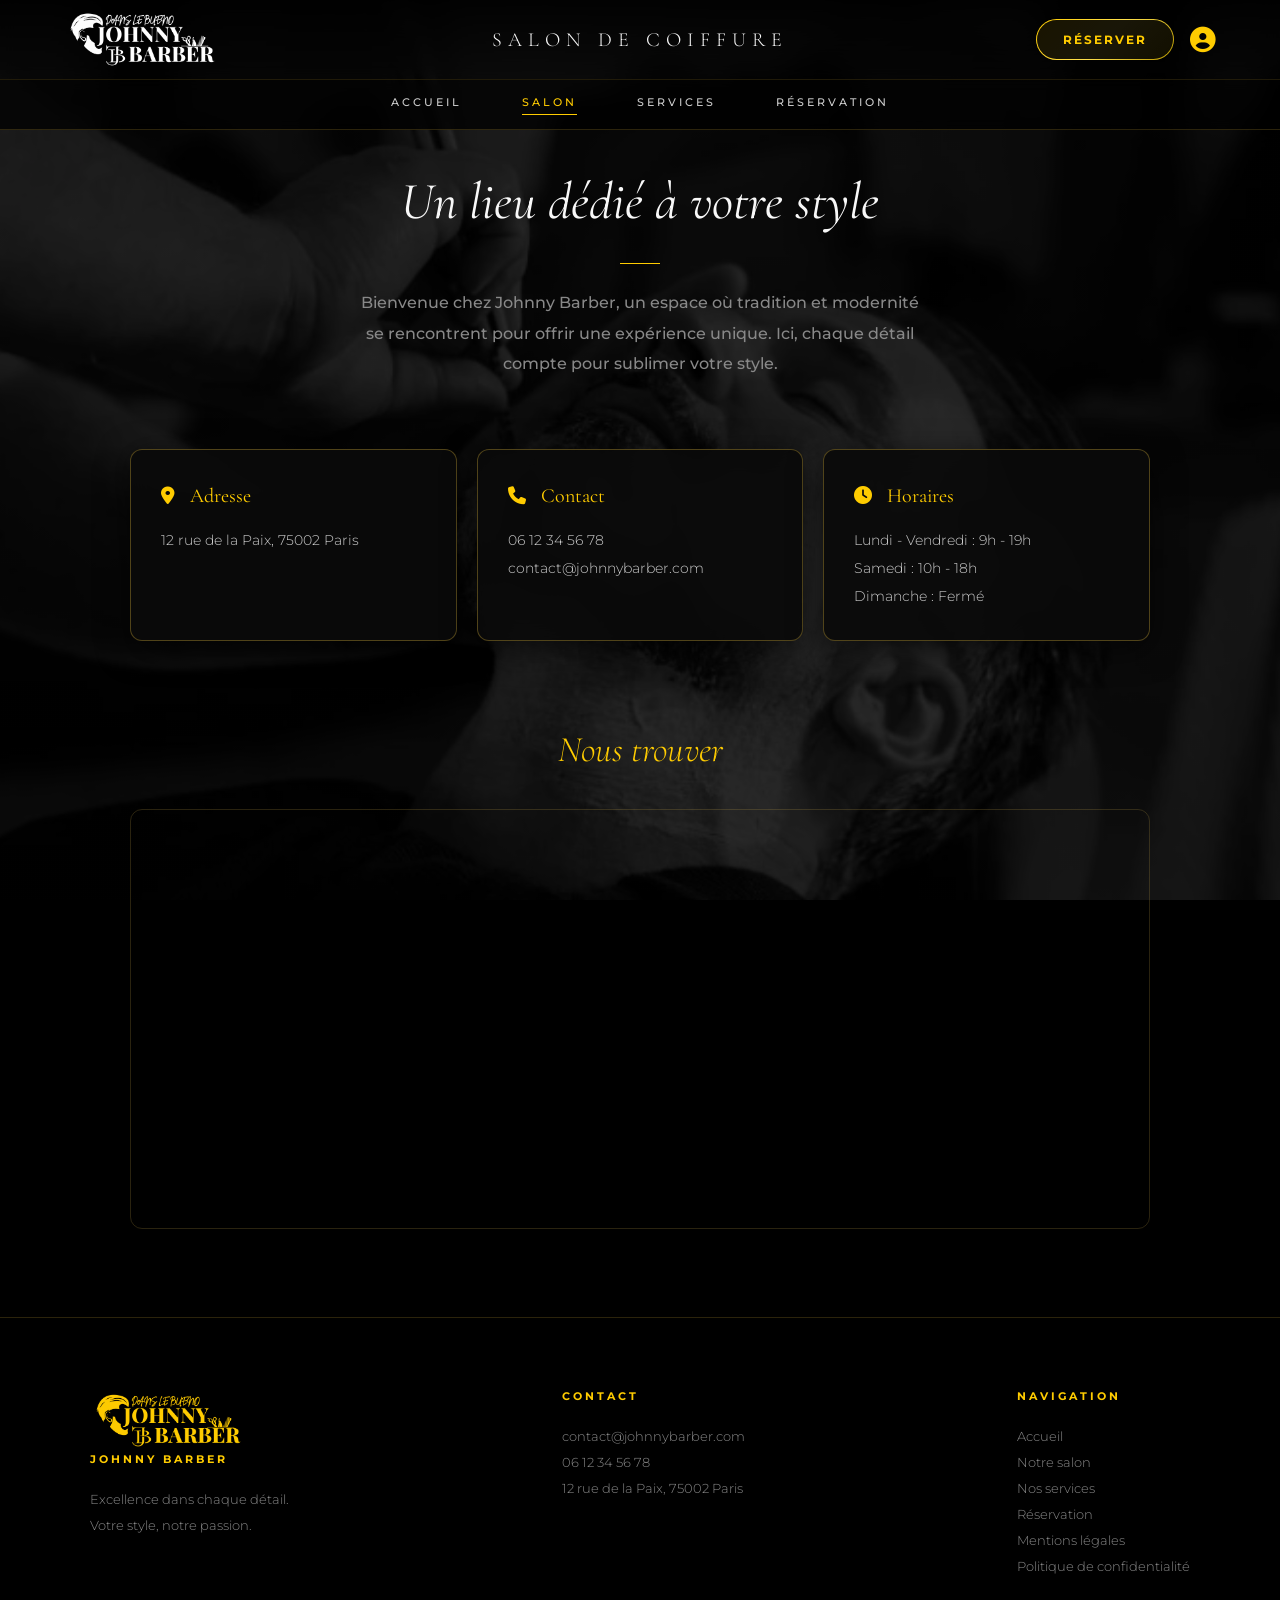
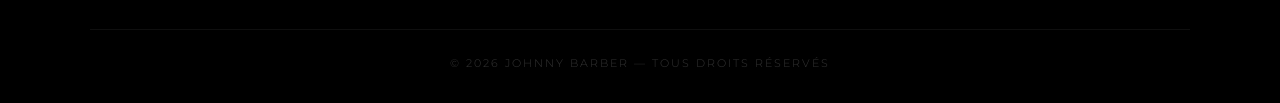
<file: Front-end/Salon.html>
<!DOCTYPE html>
<html lang="fr">

<head>
    <meta charset="UTF-8">
    <meta name="viewport" content="width=device-width, initial-scale=1.0">
    <title>Le Salon - Johnny Barber</title>
    <link rel="stylesheet" href="../styles.css">
    <link rel="stylesheet" href="https://cdnjs.cloudflare.com/ajax/libs/font-awesome/6.5.0/css/all.min.css">
</head>

<body class="page-salon">

    <!-- ===== HEADER ===== -->
    <header class="header">
        <img src="../images/Logo_footer.png" alt="Logo Johnny Barber" class="logo">
        <h1>Salon de coiffure</h1>
        <div class="header-actions">
            <a href="./Front-end/Formulaire.html" class="btn-reserver" id="reserv">Réserver</a>
            <a href="../Back-end/admin_login.php" class="btn-admin" id="admine" title="Espace administrateur"><i
                    class="fa-solid fa-circle-user"></i></a>
        </div>
    </header>

    <!-- ===== NAVIGATION ===== -->
    <nav class="nav">
        <a href="../index.php">Accueil</a>
        <a href="Salon.html" class="active">Salon</a>
        <a href="./services.html">Services</a>
        <a href="./Formulaire.html">Réservation</a>
    </nav>

    <!-- ===== CONTENU PRINCIPAL ===== -->
    <main class="salon-container">

        <!-- Intro -->
        <section class="salon-intro">
            <h2>Un lieu dédié à votre style</h2>
            <p>
                Bienvenue chez Johnny Barber, un espace où tradition et modernité se rencontrent
                pour offrir une expérience unique. Ici, chaque détail compte pour sublimer votre style.
            </p>
        </section>

        <!-- Infos pratiques -->
        <section class="salon-infos">

            <div class="info-box">
                <h3><i class="fa-solid fa-location-dot"></i> Adresse</h3>
                <p>12 rue de la Paix, 75002 Paris</p>
            </div>

            <div class="info-box">
                <h3><i class="fa-solid fa-phone"></i> Contact</h3>
                <p>06 12 34 56 78</p>
                <p>contact@johnnybarber.com</p>
            </div>

            <div class="info-box">
                <h3><i class="fa-solid fa-clock"></i> Horaires</h3>
                <p>Lundi - Vendredi : 9h - 19h</p>
                <p>Samedi : 10h - 18h</p>
                <p>Dimanche : Fermé</p>
            </div>

        </section>

        <!-- Carte Google Maps -->
        <section class="salon-map">
            <h2>Nous trouver</h2>

            <div class="map-container">
                <iframe
                    src="https://www.google.com/maps/embed?pb=!1m18!1m12!1m3!1d2624.426276406503!2d2.328786076306371!3d48.869149771333454!2m3!1f0!2f0!3f0!3m2!1i1024!2i768!4f13.1!3m3!1m2!1s0x47e66e31000c7271%3A0x4dd34dad3e7020ed!2s12%20Rue%20de%20la%20Paix%2C%2075002%20Paris!5e0!3m2!1sfr!2sfr!4v1774172667099!5m2!1sfr!2sfr"
                    allowfullscreen="" loading="lazy" referrerpolicy="no-referrer-when-downgrade">
                </iframe>
            </div>
        </section>

    </main>

    <footer class="footer">
        <div class="footer-container">

            <div class="footer-section">
                <img src="../images/Logo.png" alt="Logo Johnny Barber" class="logo">
                <h4>Johnny Barber</h4>
                <p>Excellence dans chaque détail.<br>Votre style, notre passion.</p>
            </div>

            <div class="footer-section">
                <h4>Contact</h4>
                <p>contact@johnnybarber.com</p>
                <p>06 12 34 56 78</p>
                <p>12 rue de la Paix, 75002 Paris</p>
            </div>

            <div class="footer-section">
                <h4>Navigation</h4>
                <p><a href="../index.php">Accueil</a></p>
                <p><a href="Salon.html">Notre salon</a></p>
                <p><a href="./services.html">Nos services</a></p>
                <p><a href="./Formulaire.html">Réservation</a></p>
                <p><a href="./service.html">Mentions légales</a></p>
                <p><a href="./politique_confidentialite.html">Politique de confidentialité</a></p>
            </div>

        </div>

        <div class="footer-bottom">
            <p>© 2026 Johnny Barber — Tous droits réservés</p>
        </div>
    </footer>
    <script src="../script.js"></script>
</body>

</html>
</file>
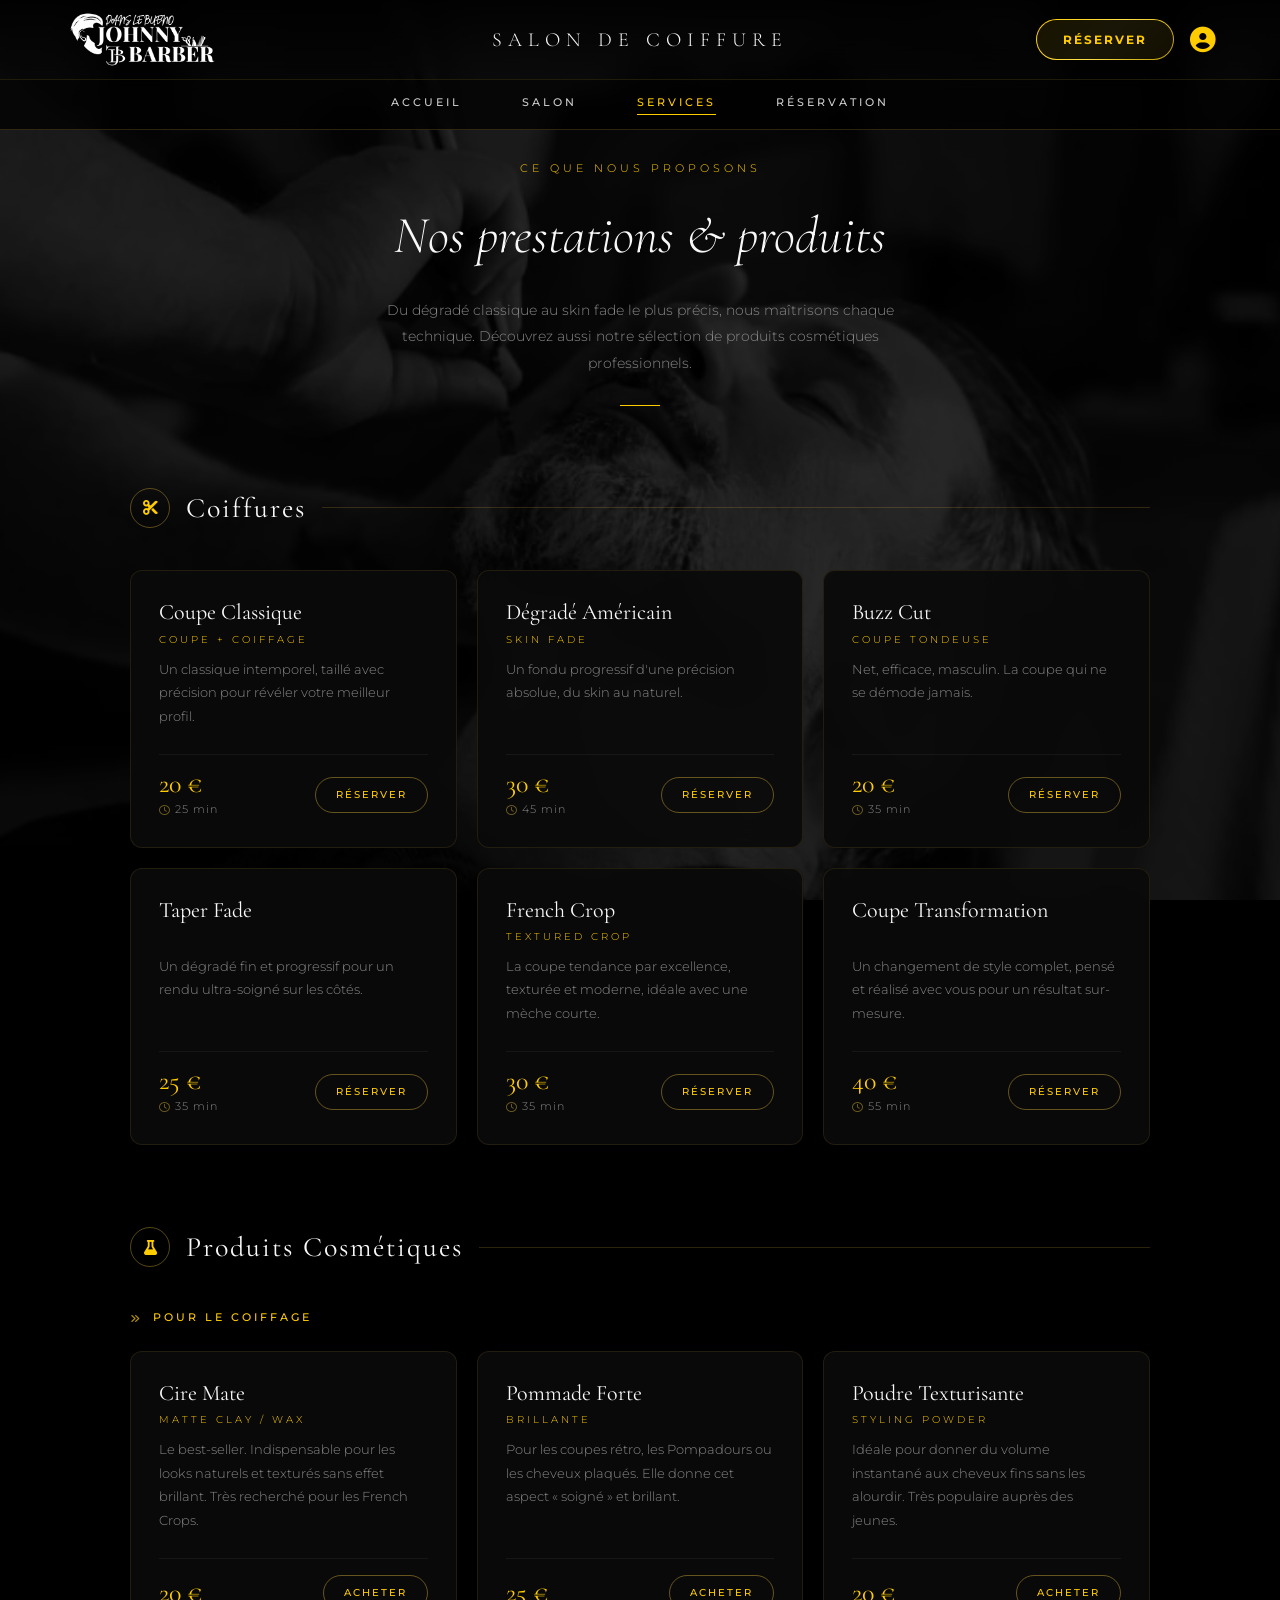
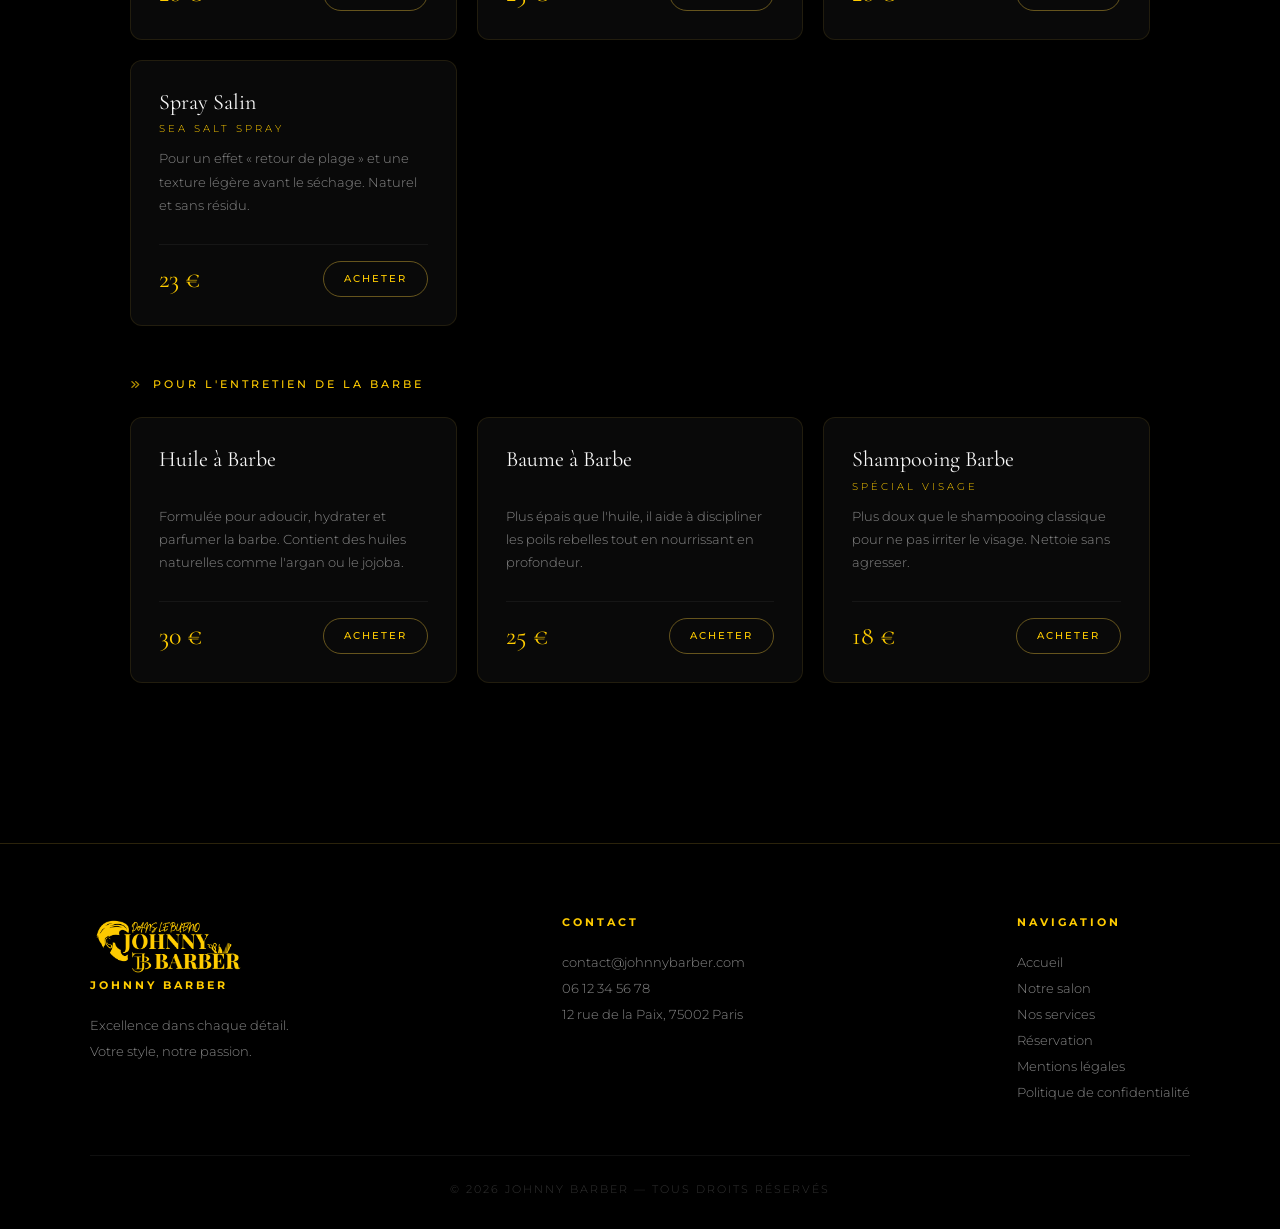
<file: Front-end/services.html>
<!DOCTYPE html>
<html lang="fr">

<head>
    <meta charset="UTF-8">
    <meta name="viewport" content="width=device-width, initial-scale=1.0">
    <title>Nos Services — Johnny Barber</title>
    <link rel="stylesheet" href="../styles.css">
    <link rel="stylesheet" href="https://cdnjs.cloudflare.com/ajax/libs/font-awesome/6.5.0/css/all.min.css">
</head>

<body class="page-salon">

    <!-- ===== HEADER ===== -->
    <header class="header">
        <img src="../images/Logo_footer.png" alt="Logo Johnny Barber" class="logo">
        <h1>Salon de coiffure</h1>
        <div class="header-actions">
            <a href="./Formulaire.html" class="btn-reserver" id="reserv">Réserver</a>
            <a href="../Back-end/admin_login.php" class="btn-admin" id="admine" title="Espace administrateur"><i
                    class="fa-solid fa-circle-user"></i></a>
        </div>
    </header>

    <!-- ===== NAVIGATION ===== -->
    <nav class="nav">
        <a href="../index.php">Accueil</a>
        <a href="./Salon.html">Salon</a>
        <a href="./services.html" class="active">Services</a>
        <a href="./Formulaire.html">Réservation</a>
    </nav>

    <!-- ===== CONTENU PRINCIPAL ===== -->
    <main class="services-page-container">

        <!-- Intro -->
        <section class="services-page-intro">
            <p class="subtitle">Ce que nous proposons</p>
            <h2>Nos prestations & produits</h2>
            <p class="services-page-desc">
                Du dégradé classique au skin fade le plus précis, nous maîtrisons chaque technique.
                Découvrez aussi notre sélection de produits cosmétiques professionnels.
            </p>
        </section>

        <!-- ── COIFFURES ── -->
        <section class="services-category">
            <div class="category-header">
                <span class="category-icon"><i class="fa-solid fa-scissors"></i></span>
                <h3>Coiffures</h3>
                <span class="category-line"></span>
            </div>

            <div class="services-grid">

                <div class="service-item">
                    <div class="service-item-inner">
                        <h4>Coupe Classique</h4>
                        <p class="service-item-sub">Coupe + Coiffage</p>
                        <p class="service-item-desc">Un classique intemporel, taillé avec précision pour révéler votre
                            meilleur profil.</p>
                        <div class="service-item-footer">
                            <div class="service-meta">
                                <span class="service-price">20 €</span>
                                <span class="service-duration"><i class="fa-regular fa-clock"></i> 25 min</span>
                            </div>
                            <a href="./Formulaire.html" class="btn-service">Réserver</a>
                        </div>
                    </div>
                </div>

                <div class="service-item">
                    <div class="service-item-inner">
                        <h4>Dégradé Américain</h4>
                        <p class="service-item-sub">Skin Fade</p>
                        <p class="service-item-desc">Un fondu progressif d'une précision absolue, du skin au naturel.
                        </p>
                        <div class="service-item-footer">
                            <div class="service-meta">
                                <span class="service-price">30 €</span>
                                <span class="service-duration"><i class="fa-regular fa-clock"></i> 45 min</span>
                            </div>
                            <a href="./Formulaire.html" class="btn-service">Réserver</a>
                        </div>
                    </div>
                </div>

                <div class="service-item">
                    <div class="service-item-inner">
                        <h4>Buzz Cut</h4>
                        <p class="service-item-sub">Coupe Tondeuse</p>
                        <p class="service-item-desc">Net, efficace, masculin. La coupe qui ne se démode jamais.</p>
                        <div class="service-item-footer">
                            <div class="service-meta">
                                <span class="service-price">20 €</span>
                                <span class="service-duration"><i class="fa-regular fa-clock"></i> 35 min</span>
                            </div>
                            <a href="./Formulaire.html" class="btn-service">Réserver</a>
                        </div>
                    </div>
                </div>

                <div class="service-item">
                    <div class="service-item-inner">
                        <h4>Taper Fade</h4>
                        <p class="service-item-sub">&nbsp;</p>
                        <p class="service-item-desc">Un dégradé fin et progressif pour un rendu ultra-soigné sur les
                            côtés.</p>
                        <div class="service-item-footer">
                            <div class="service-meta">
                                <span class="service-price">25 €</span>
                                <span class="service-duration"><i class="fa-regular fa-clock"></i> 35 min</span>
                            </div>
                            <a href="./Formulaire.html" class="btn-service">Réserver</a>
                        </div>
                    </div>
                </div>

                <div class="service-item">
                    <div class="service-item-inner">
                        <h4>French Crop</h4>
                        <p class="service-item-sub">Textured Crop</p>
                        <p class="service-item-desc">La coupe tendance par excellence, texturée et moderne, idéale avec
                            une mèche courte.</p>
                        <div class="service-item-footer">
                            <div class="service-meta">
                                <span class="service-price">30 €</span>
                                <span class="service-duration"><i class="fa-regular fa-clock"></i> 35 min</span>
                            </div>
                            <a href="./Formulaire.html" class="btn-service">Réserver</a>
                        </div>
                    </div>
                </div>

                <div class="service-item">
                    <div class="service-item-inner">
                        <h4>Coupe Transformation</h4>
                        <p class="service-item-sub">&nbsp;</p>
                        <p class="service-item-desc">Un changement de style complet, pensé et réalisé avec vous pour un
                            résultat sur-mesure.</p>
                        <div class="service-item-footer">
                            <div class="service-meta">
                                <span class="service-price">40 €</span>
                                <span class="service-duration"><i class="fa-regular fa-clock"></i> 55 min</span>
                            </div>
                            <a href="./Formulaire.html" class="btn-service">Réserver</a>
                        </div>
                    </div>
                </div>

            </div>
        </section>

        <!-- ── PRODUITS COSMÉTIQUES ── -->
        <section class="services-category">
            <div class="category-header">
                <span class="category-icon"><i class="fa-solid fa-flask"></i></span>
                <h3>Produits Cosmétiques</h3>
                <span class="category-line"></span>
            </div>

            <!-- Sous-catégorie : Coiffage -->
            <div class="subcategory-label">
                <i class="fa-solid fa-angles-right"></i> Pour le Coiffage
            </div>

            <div class="services-grid">

                <div class="service-item">
                    <div class="service-item-inner">
                        <h4>Cire Mate</h4>
                        <p class="service-item-sub">Matte Clay / Wax</p>
                        <p class="service-item-desc">Le best-seller. Indispensable pour les looks naturels et texturés
                            sans effet brillant. Très recherché pour les French Crops.</p>
                        <div class="service-item-footer">
                            <div class="service-meta">
                                <span class="service-price">20 €</span>
                            </div>
                            <a href="#" class="btn-service">Acheter</a>
                        </div>
                    </div>
                </div>

                <div class="service-item">
                    <div class="service-item-inner">
                        <h4>Pommade Forte</h4>
                        <p class="service-item-sub">Brillante</p>
                        <p class="service-item-desc">Pour les coupes rétro, les Pompadours ou les cheveux plaqués. Elle
                            donne cet aspect « soigné » et brillant.</p>
                        <div class="service-item-footer">
                            <div class="service-meta">
                                <span class="service-price">25 €</span>
                            </div>
                            <a href="#" class="btn-service">Acheter</a>
                        </div>
                    </div>
                </div>

                <div class="service-item">
                    <div class="service-item-inner">
                        <h4>Poudre Texturisante</h4>
                        <p class="service-item-sub">Styling Powder</p>
                        <p class="service-item-desc">Idéale pour donner du volume instantané aux cheveux fins sans les
                            alourdir. Très populaire auprès des jeunes.</p>
                        <div class="service-item-footer">
                            <div class="service-meta">
                                <span class="service-price">20 €</span>
                            </div>
                            <a href="#" class="btn-service">Acheter</a>
                        </div>
                    </div>
                </div>

                <div class="service-item">
                    <div class="service-item-inner">
                        <h4>Spray Salin</h4>
                        <p class="service-item-sub">Sea Salt Spray</p>
                        <p class="service-item-desc">Pour un effet « retour de plage » et une texture légère avant le
                            séchage. Naturel et sans résidu.</p>
                        <div class="service-item-footer">
                            <div class="service-meta">
                                <span class="service-price">23 €</span>
                            </div>
                            <a href="#" class="btn-service">Acheter</a>
                        </div>
                    </div>
                </div>

            </div>

            <!-- Sous-catégorie : Barbe -->
            <div class="subcategory-label" style="margin-top: 50px;">
                <i class="fa-solid fa-angles-right"></i> Pour l'Entretien de la Barbe
            </div>

            <div class="services-grid">

                <div class="service-item">
                    <div class="service-item-inner">
                        <h4>Huile à Barbe</h4>
                        <p class="service-item-sub">&nbsp;</p>
                        <p class="service-item-desc">Formulée pour adoucir, hydrater et parfumer la barbe. Contient des
                            huiles naturelles comme l'argan ou le jojoba.</p>
                        <div class="service-item-footer">
                            <div class="service-meta">
                                <span class="service-price">30 €</span>
                            </div>
                            <a href="#" class="btn-service">Acheter</a>
                        </div>
                    </div>
                </div>

                <div class="service-item">
                    <div class="service-item-inner">
                        <h4>Baume à Barbe</h4>
                        <p class="service-item-sub">&nbsp;</p>
                        <p class="service-item-desc">Plus épais que l'huile, il aide à discipliner les poils rebelles
                            tout en nourrissant en profondeur.</p>
                        <div class="service-item-footer">
                            <div class="service-meta">
                                <span class="service-price">25 €</span>
                            </div>
                            <a href="#" class="btn-service">Acheter</a>
                        </div>
                    </div>
                </div>

                <div class="service-item">
                    <div class="service-item-inner">
                        <h4>Shampooing Barbe</h4>
                        <p class="service-item-sub">Spécial Visage</p>
                        <p class="service-item-desc">Plus doux que le shampooing classique pour ne pas irriter le
                            visage. Nettoie sans agresser.</p>
                        <div class="service-item-footer">
                            <div class="service-meta">
                                <span class="service-price">18 €</span>
                            </div>
                            <a href="#" class="btn-service">Acheter</a>
                        </div>
                    </div>
                </div>

            </div>
        </section>

    </main>

    <!-- ===== FOOTER ===== -->
    <footer class="footer">
        <div class="footer-container">

            <div class="footer-section">
                <img src="../images/Logo.png" alt="Logo Johnny Barber" class="logo">
                <h4>Johnny Barber</h4>
                <p>Excellence dans chaque détail.<br>Votre style, notre passion.</p>
            </div>

            <div class="footer-section">
                <h4>Contact</h4>
                <p>contact@johnnybarber.com</p>
                <p>06 12 34 56 78</p>
                <p>12 rue de la Paix, 75002 Paris</p>
            </div>

            <div class="footer-section">
                <h4>Navigation</h4>
                <p><a href="../index.php">Accueil</a></p>
                <p><a href="./Salon.html">Notre salon</a></p>
                <p><a href="./services.html">Nos services</a></p>
                <p><a href="./Formulaire.html">Réservation</a></p>
                <p><a href="./mentions_legales.html">Mentions légales</a></p>
                <p><a href="./politique_confidentialite.html">Politique de confidentialité</a></p>
            </div>

        </div>

        <div class="footer-bottom">
            <p>© 2026 Johnny Barber — Tous droits réservés</p>
        </div>
    </footer>
    <script src="../script.js"></script>
</body>

</html>
</file>
<file: styles.css>
/* ============================================================
   STYLE.CSS — Johnny Barber | Global
   Police : Cormorant Garamond (titres) + Montserrat (corps)
   Charte graphique officielle :
     Blanc  #F8F8F8
     Doré   #FFCC00
     Noir   #000000
   ============================================================ */

@import url('https://fonts.googleapis.com/css2?family=Cormorant+Garamond:ital,wght@0,300;0,400;0,600;1,300;1,400&family=Montserrat:wght@300;400;500;600&display=swap');

/* ============================================================
   1. VARIABLES
   ============================================================ */
:root {
    /* ── Charte officielle ── */
    --or: #FFCC00;
    --or-clair: #ffe14d;
    --or-sombre: #b89900;
    --noir: #000000;
    --blanc: #F8F8F8;

    /* ── Dérivées utilitaires ── */
    --noir-card: #111111;
    --noir-mid: #1a1a1a;
    --blanc-creme: #F8F8F8;
    /* identique --blanc pour cohérence */
    --gris: #888888;
    --gris-clair: #cccccc;
    --overlay: rgba(0, 0, 0, 0.6);

    --font-titre: 'Cormorant Garamond', Georgia, serif;
    --font-corps: 'Montserrat', sans-serif;

    --grad-or: linear-gradient(135deg, #FFCC00, #ffe14d, #b89900);
    --grad-header: linear-gradient(to bottom, rgba(0, 0, 0, 0.85), transparent);

    --transition: 0.35s cubic-bezier(0.4, 0, 0.2, 1);
    --radius: 4px;
    --radius-lg: 12px;
}

/* ============================================================
   2. RESET & BASE
   ============================================================ */
html {
    scroll-behavior: smooth;
}

*,
*::before,
*::after {
    margin: 0;
    padding: 0;
    box-sizing: border-box;
}

body {
    font-family: var(--font-corps);
    font-weight: 300;
    background-color: var(--noir);
    color: var(--blanc-creme);
    background-image:
        linear-gradient(rgba(0, 0, 0, 0.6), rgba(0, 0, 0, 0.6)),
        url("images/k2bxjslly5nboqwbamap.webp");
    background-attachment: fixed;
    background-size: cover;
    background-position: center;
    line-height: 1.6;
}

a {
    text-decoration: none;
    color: inherit;
}

img {
    display: block;
    max-width: 100%;
}

/* ============================================================
   3. HEADER
   ============================================================ */
.header {
    position: fixed;
    top: 0;
    left: 0;
    width: 100%;
    height: 80px;
    display: flex;
    align-items: center;
    justify-content: space-between;
    padding: 0 50px;
    z-index: 100;
    background: linear-gradient(to bottom, rgba(0, 0, 0, 0.92), rgba(0, 0, 0, 0.6));
    backdrop-filter: blur(8px);
    border-bottom: 1px solid rgba(212, 175, 55, 0.15);
}

.logo {
    width: 160px;
    height: auto;
}

.header h1 {
    position: absolute;
    left: 50%;
    transform: translateX(-50%);
    font-family: var(--font-titre);
    font-size: 20px;
    font-weight: 300;
    letter-spacing: 6px;
    text-transform: uppercase;
    color: var(--blanc-creme);
}

/* Bouton réserver — bordure dégradée */
.btn-reserver {
    padding: 10px 26px;
    border-radius: 30px;
    font-family: var(--font-corps);
    font-size: 12px;
    font-weight: 700;
    letter-spacing: 2px;
    text-transform: uppercase;
    color: var(--or);
    border: 1px solid transparent;
    background-image:
        linear-gradient(rgba(0, 0, 0, 0.9), rgba(0, 0, 0, 0.9)),
        var(--grad-or);
    background-origin: border-box;
    background-clip: padding-box, border-box;
    transition: var(--transition);
}

.btn-reserver:hover {
    color: var(--noir);
    background-image: var(--grad-or), var(--grad-or);
    background-clip: padding-box, border-box;
    transform: translateY(-1px);
}

.header-actions {
    display: flex;
    align-items: center;
    margin-left: auto;
}

.header-actions .btn-admin {
    color: var(--or) !important;
    font-size: 1.6rem;
    display: flex;
    align-items: center;
    text-decoration: none;
    transition: opacity 0.2s;
    margin-left: 16px;
}

.header-actions .btn-admin:hover {
    opacity: 0.7;
}


/* ============================================================
   4. NAVIGATION
   ============================================================ */
.nav {
    position: fixed;
    top: 80px;
    left: 0;
    width: 100%;
    display: flex;
    justify-content: center;
    gap: 60px;
    padding: 14px 0;
    z-index: 99;
    background: rgba(0, 0, 0, 0.75);
    backdrop-filter: blur(6px);
    border-bottom: 1px solid rgba(212, 175, 55, 0.2);
}

.nav a {
    font-family: var(--font-corps);
    font-size: 11px;
    font-weight: 500;
    letter-spacing: 3px;
    text-transform: uppercase;
    color: var(--gris-clair);
    position: relative;
    padding-bottom: 3px;
    transition: var(--transition);
}

/* Ligne dorée animée sous le lien */
.nav a::after {
    content: '';
    position: absolute;
    bottom: 0;
    left: 0;
    width: 0;
    height: 1px;
    background: var(--or);
    transition: var(--transition);
}

.nav a:hover,
.nav a.active {
    color: var(--or);
}

.nav a:hover::after,
.nav a.active::after {
    width: 100%;
}

/* ============================================================
   5. HERO
   ============================================================ */
.hero {
    height: 100vh;
    position: relative;
    display: flex;
    flex-direction: column;
    justify-content: center;
    align-items: center;
    padding-top: 140px;
    /* compense header + nav fixes */
}

.overlay {
    position: absolute;
    inset: 0;
    background: linear-gradient(to bottom,
            rgba(0, 0, 0, 0.3) 0%,
            rgba(0, 0, 0, 0.55) 60%,
            rgba(0, 0, 0, 0.85) 100%);
}

/* Bloc texte centré dans le hero */
.hero-content {
    position: relative;
    z-index: 2;
    text-align: center;
    display: flex;
    flex-direction: column;
    align-items: center;
    gap: 20px;
    padding: 0 20px;
    max-width: 750px;
}

/* "Paris · Depuis 2016" */
.hero-eyebrow {
    font-family: var(--font-corps);
    font-weight: 600;
    font-size: 11px;
    letter-spacing: 5px;
    text-transform: uppercase;
    color: var(--or);
    animation: fadeUp 0.8s ease both;
}

/* "Johnny Barber" */
.hero-titre {
    font-family: var(--font-titre);
    font-size: clamp(52px, 8vw, 96px);
    font-weight: 600;
    letter-spacing: 8px;
    text-transform: uppercase;
    color: var(--blanc-creme);
    line-height: 1;
    animation: fadeUp 0.8s 0.15s ease both;
}

/* Ligne dorée décorative sous le titre */
.hero-titre::after {
    content: '';
    display: block;
    width: 60px;
    height: 1px;
    background: var(--or);
    margin: 18px auto 0;
}

/* Texte de présentation */
.hero-description {
    font-family: var(--font-corps);
    font-size: 15px;
    font-weight: 500;
    color: #f5f0e8d9;
    line-height: 1.9;
    animation: fadeUp 0.8s 0.3s ease both;
}

/* Slogan en italique doré */
.hero-slogan {
    font-family: var(--font-titre);
    font-size: 22px;
    font-style: italic;
    font-weight: 400;
    color: var(--or);
    letter-spacing: 1px;
    animation: fadeUp 0.8s 0.45s ease both;
}

/* Bouton réserver maintenant */
.reserver-maintenant {
    margin-top: 30px;
    animation: fadeUp 0.8s 0.6s ease both;
    font-weight: 600;
}

/* ============================================================
   6. STATS
   ============================================================ */
.stats {
    background: rgba(0, 0, 0, 0.88);
    backdrop-filter: blur(10px);
    border-top: 1px solid rgba(212, 175, 55, 0.25);
    border-bottom: 1px solid rgba(212, 175, 55, 0.25);
    display: flex;
    justify-content: space-around;
    align-items: center;
    padding: 40px 20px;
}

.stat {
    text-align: center;
    position: relative;
}

/* Séparateur vertical entre stats */
.stat:not(:last-child)::after {
    content: '';
    position: absolute;
    right: -40px;
    top: 50%;
    transform: translateY(-50%);
    height: 40px;
    width: 1px;
    background: rgba(212, 175, 55, 0.3);
}

.stat h2 {
    font-family: var(--font-titre);
    font-size: 42px;
    font-weight: 400;
    color: var(--or);
    line-height: 1;
}

.stat p {
    font-size: 11px;
    letter-spacing: 2px;
    text-transform: uppercase;
    color: var(--gris);
    margin-top: 6px;
}

/* ============================================================
   7. SERVICES
   ============================================================ */
.services {
    background: rgba(0, 0, 0, 0.9);
    backdrop-filter: blur(10px);
    text-align: center;
    padding: 120px 40px;
}

.subtitle {
    font-size: 11px;
    letter-spacing: 4px;
    text-transform: uppercase;
    color: var(--or);
    margin-bottom: 16px;
}

.services h2 {
    font-family: var(--font-titre);
    font-size: clamp(32px, 5vw, 54px);
    font-weight: 300;
    color: var(--blanc-creme);
    margin-bottom: 20px;
    font-style: italic;
}

.description {
    font-size: 14px;
    color: var(--gris);
    max-width: 520px;
    margin: 0 auto 70px;
    line-height: 1.8;
}

/* Ligne décorative */
.description::after {
    content: '';
    display: block;
    width: 40px;
    height: 1px;
    background: var(--or);
    margin: 30px auto 0;
}

/* Cartes */
.cards {
    display: flex;
    justify-content: center;
    gap: 24px;
    flex-wrap: wrap;
}

.card {
    background: var(--noir-card);
    border: 1px solid rgba(212, 175, 55, 0.1);
    border-radius: var(--radius-lg);
    width: 230px;
    overflow: hidden;
    transition: var(--transition);
    text-align: left;
}

.card img {
    width: 100%;
    height: 160px;
    object-fit: cover;
    filter: grayscale(30%);
    transition: var(--transition);
}

.card:hover img {
    filter: grayscale(0%);
    transform: scale(1.04);
}

.card-body {
    padding: 18px;
}

.card h3 {
    font-family: var(--font-titre);
    font-size: 20px;
    font-weight: 400;
    color: var(--blanc-creme);
    margin-bottom: 8px;
}

.card p {
    font-size: 13px;
    color: var(--gris);
}

.card span {
    color: var(--or);
    font-weight: 500;
    font-size: 15px;
    margin-right: 6px;
}

.card:hover {
    border-color: rgba(212, 175, 55, 0.4);
    transform: translateY(-6px);
    box-shadow: 0 20px 50px rgba(0, 0, 0, 0.6);
}

.btn-all {
    display: inline-block;
    margin-top: 60px;
    padding: 14px 36px;
    border: 1px solid rgba(212, 175, 55, 0.5);
    border-radius: 30px;
    font-size: 11px;
    letter-spacing: 3px;
    text-transform: uppercase;
    color: var(--blanc-creme);
    transition: var(--transition);
}

.btn-all:hover {
    background: var(--or);
    border-color: var(--or);
    color: var(--noir);
}

/* ============================================================
   8. FOOTER
   ============================================================ */
.footer {
    background: rgba(0, 0, 0, 0.97);
    border-top: 1px solid rgba(212, 175, 55, 0.2);
    padding: 70px 40px 30px;
    font-family: var(--font-corps);
}

.footer-container {
    max-width: 1100px;
    margin: auto;
    display: flex;
    justify-content: space-between;
    flex-wrap: wrap;
    gap: 50px;
    padding-bottom: 50px;
    border-bottom: 1px solid rgba(255, 255, 255, 0.06);
}

.footer-section h3 {
    font-family: var(--font-titre);
    font-size: 26px;
    font-weight: 400;
    color: var(--or);
    margin-bottom: 16px;
}

.footer-section h4 {
    font-size: 11px;
    letter-spacing: 3px;
    text-transform: uppercase;
    color: var(--or);
    margin-bottom: 18px;
}

.footer-section p {
    font-size: 13px;
    color: var(--gris);
    line-height: 2;
}

.footer-section a {
    color: var(--gris);
    transition: var(--transition);
}

.footer-section a:hover {
    color: var(--or);
}

.footer-bottom {
    max-width: 1100px;
    margin: 25px auto 0;
    text-align: center;
    font-size: 11px;
    letter-spacing: 2px;
    color: rgba(255, 255, 255, 0.2);
    text-transform: uppercase;
}

/* ============================================================
   9. FORMULAIRE DE RÉSERVATION
   ============================================================ */
.booking {
    min-height: 100vh;
    padding: 160px 20px 80px;
    display: flex;
    flex-direction: column;
    align-items: center;
    background: rgba(0, 0, 0, 0.82);
    backdrop-filter: blur(12px);
}

.booking h1 {
    font-family: var(--font-titre);
    font-size: clamp(36px, 5vw, 58px);
    font-weight: 300;
    font-style: italic;
    color: var(--blanc-creme);
    margin-bottom: 10px;
    text-align: center;
}

.booking .subtitle {
    margin-bottom: 50px;
}

.form-booking {
    width: 100%;
    max-width: 520px;
    display: flex;
    flex-direction: column;
    gap: 22px;
}

.input-group {
    display: flex;
    flex-direction: column;
    gap: 8px;
}

.input-group label {
    font-size: 10px;
    letter-spacing: 3px;
    text-transform: uppercase;
    color: var(--or);
}

.input-group input,
.input-group select,
.input-group textarea {
    padding: 14px 18px;
    border-radius: var(--radius);
    border: 1px solid rgba(255, 255, 255, 0.08);
    background: rgba(255, 255, 255, 0.04);
    color: var(--blanc-creme);
    font-family: var(--font-corps);
    font-size: 14px;
    font-weight: 300;
    outline: none;
    transition: var(--transition);
}

.input-group input:focus,
.input-group select:focus,
.input-group textarea:focus {
    border-color: rgba(212, 175, 55, 0.5);
    background: rgba(212, 175, 55, 0.04);
}

.input-group select option {
    background: var(--noir-mid);
    color: var(--blanc-creme);
}

.double {
    display: flex;
    gap: 16px;
}

.double .input-group {
    flex: 1;
}

textarea {
    min-height: 90px;
    resize: none;
    line-height: 1.6;
}

.btn-submit {
    margin-top: 10px;
    padding: 16px;
    border-radius: 30px;
    background: transparent;
    color: var(--noir);
    font-family: var(--font-corps);
    font-size: 13px;
    font-weight: 700;
    letter-spacing: 3px;
    text-transform: uppercase;
    border: 1px solid transparent;
    background-image:
        linear-gradient(rgba(0, 0, 0, 0.6), rgba(0, 0, 0, 0.6)),
        var(--grad-or);
    background-origin: border-box;
    background-clip: padding-box, border-box;
    cursor: pointer;
    transition: var(--transition);
}

.btn-submit:hover {
    color: var(--noir);
    background-image: var(--grad-or), var(--grad-or);
    background-clip: padding-box, border-box;
    transform: translateY(-2px);
}

/* ── Bannière de notification ── */
.notif {
    display: none;
    align-items: center;
    gap: 12px;
    padding: 16px 24px;
    border-radius: 6px;
    margin: 24px auto;
    max-width: 680px;
    font-family: 'Montserrat', sans-serif;
    font-size: 0.95rem;
    animation: fadeSlide 0.4s ease;
}

.notif.show {
    display: flex;
}

.notif.succes {
    background: #0d2b0d;
    border-left: 4px solid #4caf50;
    color: #a5d6a7;
}

.notif.erreur {
    background: #2b0d0d;
    border-left: 4px solid #c62828;
    color: #ef9a9a;
}

.notif i {
    font-size: 1.3rem;
    flex-shrink: 0;
}

.notif ul {
    margin: 6px 0 0 16px;
    padding: 0;
}

.notif ul li {
    margin-bottom: 4px;
}

@keyframes fadeSlide {
    from {
        opacity: 0;
        transform: translateY(-10px);
    }

    to {
        opacity: 1;
        transform: translateY(0);
    }
}

/* ============================================================
   10. PAGE SALON
   ============================================================ */
.salon-header {
    height: 80px;
    display: flex;
    align-items: center;
    justify-content: center;
    background: rgba(0, 0, 0, 0.92);
    backdrop-filter: blur(8px);
    border-bottom: 1px solid rgba(212, 175, 55, 0.15);
}

.salon-header h1 {
    font-family: var(--font-titre);
    font-size: 20px;
    font-weight: 300;
    letter-spacing: 6px;
    text-transform: uppercase;
    color: var(--blanc-creme);
}

.salon-container {
    max-width: 1100px;
    margin: auto;
    padding: 160px 40px 80px;
}

.page-salon::before {
    content: "";
    position: fixed;
    inset: 0;
    background: rgba(0, 0, 0, 0.6);
    z-index: -1;
}

.salon-intro {
    text-align: center;
    margin-bottom: 70px;
}

.salon-intro h2 {
    font-family: var(--font-titre);
    font-size: clamp(32px, 5vw, 52px);
    font-weight: 400;
    font-style: italic;
    color: var(--blanc-creme);
    margin-bottom: 20px;
}

.salon-intro p {
    font-size: 16px;
    font-weight: 500;
    color: var(--gris);
    max-width: 560px;
    margin: auto;
    line-height: 1.9;
}

.salon-intro p::before {
    content: '';
    display: block;
    width: 40px;
    height: 1px;
    background: var(--or);
    margin: 0 auto 24px;
}

.salon-infos {
    display: flex;
    justify-content: space-between;
    gap: 20px;
    flex-wrap: wrap;
    margin-bottom: 80px;
}

.info-box {
    flex: 1;
    min-width: 240px;
    background: rgba(10, 10, 10, 0.92);
    border: 1px solid rgba(212, 175, 55, 0.35);
    border-radius: var(--radius-lg);
    padding: 30px;
    backdrop-filter: blur(12px);
    box-shadow: 0 8px 32px rgba(0, 0, 0, 0.6);
    transition: var(--transition);
}

.info-box:hover {
    border-color: var(--or);
    background: rgba(15, 15, 15, 0.97);
    box-shadow: 0 12px 40px rgba(0, 0, 0, 0.8);
    transform: translateY(-4px);
}

.info-box h3 {
    font-family: var(--font-titre);
    font-size: 20px;
    font-weight: 400;
    color: var(--or);
    margin-bottom: 14px;
}

.info-box h3 i {
    color: var(--or);
    margin-right: 10px;
    font-size: 18px;
}


.info-box p {
    font-size: 14px;
    color: var(--gris-clair);
    line-height: 2;
}

.salon-map h2 {
    font-family: var(--font-titre);
    font-size: 36px;
    font-weight: 300;
    font-style: italic;
    color: var(--or);
    text-align: center;
    margin-bottom: 30px;
}

.map-container iframe {
    width: 100%;
    height: 420px;
    border-radius: var(--radius-lg);
    border: 1px solid rgba(212, 175, 55, 0.2);
    filter: grayscale(20%) contrast(1.05);
}

/* ============================================================
   11. PAGE MENTIONS LÉGALES
   ============================================================ */
.mentions-container {
    max-width: 800px;
    margin: auto;
    padding: 160px 40px 80px;
}

.mentions-intro {
    text-align: center;
    margin-bottom: 60px;
}

.mentions-intro h2 {
    font-family: var(--font-titre);
    font-size: clamp(32px, 5vw, 52px);
    font-weight: 300;
    font-style: italic;
    color: var(--blanc-creme);
    margin-bottom: 20px;
}

.mentions-intro h2::after {
    content: '';
    display: block;
    width: 40px;
    height: 1px;
    background: var(--or);
    margin: 18px auto 0;
}

.mentions-content {
    display: flex;
    flex-direction: column;
    gap: 30px;
}

.mentions-block {
    background: rgba(10, 10, 10, 0.92);
    border: 1px solid rgba(212, 175, 55, 0.2);
    border-radius: var(--radius-lg);
    padding: 30px;
    backdrop-filter: blur(12px);
    transition: var(--transition);
}

.mentions-block:hover {
    border-color: rgba(212, 175, 55, 0.4);
}

.mentions-block h3 {
    font-family: var(--font-titre);
    font-size: 22px;
    font-weight: 400;
    color: var(--or);
    margin-bottom: 14px;
}

.mentions-block p {
    font-size: 14px;
    color: var(--gris-clair);
    line-height: 2;
}

.mentions-email {
    color: var(--or);
    font-weight: 500;
}

/* ============================================================
   12. PAGE POLITIQUE DE CONFIDENTIALITÉ
   ============================================================ */
.politique-container {
    max-width: 800px;
    margin: auto;
    padding: 160px 40px 80px;
}

.politique-intro {
    text-align: center;
    margin-bottom: 60px;
}

.politique-intro h2 {
    font-family: var(--font-titre);
    font-size: clamp(32px, 5vw, 52px);
    font-weight: 300;
    font-style: italic;
    color: var(--blanc-creme);
    margin-bottom: 16px;
}

.politique-intro h2::after {
    content: '';
    display: block;
    width: 40px;
    height: 1px;
    background: var(--or);
    margin: 18px auto 0;
}

.politique-intro p {
    font-size: 12px;
    letter-spacing: 2px;
    text-transform: uppercase;
    color: var(--gris);
}

.politique-content {
    display: flex;
    flex-direction: column;
    gap: 30px;
}

.politique-block {
    background: rgba(10, 10, 10, 0.92);
    border: 1px solid rgba(212, 175, 55, 0.2);
    border-radius: var(--radius-lg);
    padding: 30px;
    backdrop-filter: blur(12px);
    transition: var(--transition);
}

.politique-block:hover {
    border-color: rgba(212, 175, 55, 0.4);
}

.politique-block h3 {
    font-family: var(--font-titre);
    font-size: 22px;
    font-weight: 400;
    color: var(--or);
    margin-bottom: 14px;
}

.politique-block p {
    font-size: 14px;
    color: var(--gris-clair);
    line-height: 2;
}

.politique-list {
    list-style: none;
    margin: 14px 0;
    display: flex;
    flex-direction: column;
    gap: 8px;
}

.politique-list li {
    font-size: 14px;
    color: var(--gris-clair);
    padding-left: 20px;
    position: relative;
}

.politique-list li::before {
    content: '';
    position: absolute;
    left: 0;
    top: 50%;
    transform: translateY(-50%);
    width: 6px;
    height: 1px;
    background: var(--or);
}

.politique-highlight {
    color: var(--or);
    font-weight: 500;
}

/* ============================================================
   13. PAGE SERVICES
   ============================================================ */

/* Conteneur principal */
.services-page-container {
    max-width: 1100px;
    margin: auto;
    padding: 160px 40px 80px;
}

/* Intro */
.services-page-intro {
    text-align: center;
    margin-bottom: 80px;
}

.services-page-intro h2 {
    font-family: var(--font-titre);
    font-size: clamp(32px, 5vw, 52px);
    font-weight: 300;
    font-style: italic;
    color: var(--blanc-creme);
    margin-bottom: 20px;
}

.services-page-desc {
    font-size: 14px;
    color: var(--gris);
    max-width: 520px;
    margin: 0 auto;
    line-height: 1.9;
}

.services-page-desc::after {
    content: '';
    display: block;
    width: 40px;
    height: 1px;
    background: var(--or);
    margin: 28px auto 0;
}

.services-cta {
    background: rgba(0, 0, 0, 0.9);
    backdrop-filter: blur(10px);
    justify-content: center;
}

/* ── Catégorie (Coiffures / Cosmétiques) ── */
.services-category {
    margin-bottom: 80px;
}

.category-header {
    display: flex;
    align-items: center;
    gap: 16px;
    margin-bottom: 40px;
}

.category-icon {
    width: 40px;
    height: 40px;
    border: 1px solid rgba(212, 175, 55, 0.4);
    border-radius: 50%;
    display: flex;
    align-items: center;
    justify-content: center;
    color: var(--or);
    font-size: 15px;
    flex-shrink: 0;
}

.category-header h3 {
    font-family: var(--font-titre);
    font-size: 28px;
    font-weight: 400;
    color: var(--blanc-creme);
    letter-spacing: 2px;
    white-space: nowrap;
}

.category-line {
    flex: 1;
    height: 1px;
    background: rgba(212, 175, 55, 0.2);
}

/* ── Sous-catégorie ── */
.subcategory-label {
    font-size: 11px;
    font-weight: 500;
    letter-spacing: 3px;
    text-transform: uppercase;
    color: var(--or);
    margin-bottom: 24px;
    display: flex;
    align-items: center;
    gap: 10px;
}

.subcategory-label i {
    font-size: 10px;
    opacity: 0.7;
}

/* ── Grille de services ── */
.services-grid {
    display: grid;
    grid-template-columns: repeat(auto-fill, minmax(280px, 1fr));
    gap: 20px;
}

/* ── Carte service ── */
.service-item {
    background: rgba(10, 10, 10, 0.92);
    border: 1px solid rgba(212, 175, 55, 0.12);
    border-radius: var(--radius-lg);
    overflow: hidden;
    transition: var(--transition);
    backdrop-filter: blur(12px);
}

.service-item:hover {
    border-color: rgba(212, 175, 55, 0.4);
    transform: translateY(-4px);
    box-shadow: 0 16px 40px rgba(0, 0, 0, 0.6);
}

.service-item-inner {
    padding: 28px;
    display: flex;
    flex-direction: column;
    height: 100%;
    gap: 10px;
}

.service-item h4 {
    font-family: var(--font-titre);
    font-size: 22px;
    font-weight: 400;
    color: var(--blanc-creme);
    line-height: 1.2;
}

.service-item-sub {
    font-size: 10px;
    letter-spacing: 3px;
    text-transform: uppercase;
    color: var(--or);
    margin-top: -4px;
}

.service-item-desc {
    font-size: 13px;
    color: var(--gris);
    line-height: 1.8;
    flex: 1;
}

/* Footer de la carte (prix + bouton) */
.service-item-footer {
    display: flex;
    align-items: center;
    justify-content: space-between;
    margin-top: 16px;
    padding-top: 16px;
    border-top: 1px solid rgba(255, 255, 255, 0.05);
}

.service-meta {
    display: flex;
    flex-direction: column;
    gap: 4px;
}

.service-price {
    font-family: var(--font-titre);
    font-size: 26px;
    font-weight: 400;
    color: var(--or);
    line-height: 1;
}

.service-duration {
    font-size: 11px;
    color: var(--gris);
    letter-spacing: 1px;
    display: flex;
    align-items: center;
    gap: 5px;
}

.service-duration i {
    font-size: 10px;
    color: rgba(212, 175, 55, 0.5);
}

/* Bouton "Réserver / Acheter" */
.btn-service {
    padding: 9px 20px;
    border-radius: 30px;
    font-family: var(--font-corps);
    font-size: 10px;
    font-weight: 500;
    letter-spacing: 2px;
    text-transform: uppercase;
    color: var(--or);
    border: 1px solid rgba(212, 175, 55, 0.45);
    background: transparent;
    transition: var(--transition);
    white-space: nowrap;
    cursor: pointer;
}

.btn-service:hover {
    background: var(--or);
    border-color: var(--or);
    color: var(--noir);
}

/* ============================================================
   14. PAGE LOGIN ADMIN
   ============================================================ */

.page-login-body {
    background-color: var(--noir);
    background-image:
        linear-gradient(rgba(0, 0, 0, 0.75), rgba(0, 0, 0, 0.75)),
        url('../images/k2bxjslly5nboqwbamap.webp');
    background-size: cover;
    background-position: center;
    background-attachment: fixed;
    min-height: 100vh;
    display: flex;
    align-items: center;
    justify-content: center;
}

.page-login {
    display: flex;
    flex-direction: column;
    align-items: center;
    gap: 28px;
    width: 100%;
    padding: 40px 20px;
}

.login-deco {
    display: flex;
    align-items: center;
    gap: 16px;
}

.login-deco-line {
    width: 60px;
    height: 1px;
    background: var(--grad-or);
}

.login-deco-text {
    font-family: var(--font-corps);
    font-size: 10px;
    font-weight: 500;
    letter-spacing: 4px;
    text-transform: uppercase;
    color: var(--or);
    opacity: 0.7;
}

.login-card {
    background: rgba(10, 10, 10, 0.85);
    border: 1px solid rgba(212, 175, 55, 0.2);
    border-radius: 4px;
    padding: 48px 44px;
    width: 100%;
    max-width: 420px;
    backdrop-filter: blur(16px);
    box-shadow:
        0 0 0 1px rgba(255, 204, 0, 0.05),
        0 32px 64px rgba(0, 0, 0, 0.6);
}

.login-logo {
    text-align: center;
    margin-bottom: 36px;
}

.login-eyebrow {
    font-family: var(--font-corps);
    font-size: 10px;
    font-weight: 500;
    letter-spacing: 5px;
    text-transform: uppercase;
    color: var(--or);
    margin-bottom: 10px;
    opacity: 0.8;
}

.login-logo h1 {
    font-family: var(--font-titre);
    font-size: 32px;
    font-weight: 300;
    letter-spacing: 3px;
    color: var(--blanc-creme);
    text-transform: uppercase;
    margin-bottom: 16px;
}

.login-separator {
    display: block;
    width: 40px;
    height: 1px;
    background: var(--grad-or);
    margin: 0 auto;
}

.login-error {
    background: rgba(255, 60, 60, 0.08);
    border: 1px solid rgba(255, 60, 60, 0.25);
    border-radius: 3px;
    padding: 12px 16px;
    font-size: 12px;
    font-family: var(--font-corps);
    color: #ff6b6b;
    margin-bottom: 24px;
    text-align: center;
    letter-spacing: 0.5px;
    display: flex;
    align-items: center;
    justify-content: center;
    gap: 8px;
}

.login-form {
    display: flex;
    flex-direction: column;
    gap: 20px;
    margin-bottom: 28px;
}

.login-form-group {
    display: flex;
    flex-direction: column;
    gap: 8px;
}

.login-form-group label {
    font-family: var(--font-corps);
    font-size: 10px;
    font-weight: 500;
    letter-spacing: 3px;
    text-transform: uppercase;
    color: var(--or);
    opacity: 0.8;
}

.login-input-wrapper {
    position: relative;
    display: flex;
    align-items: center;
}

.login-input-icon {
    position: absolute;
    left: 14px;
    color: var(--or);
    opacity: 0.4;
    font-size: 13px;
    pointer-events: none;
}

.login-input-wrapper input {
    width: 100%;
    background: rgba(255, 255, 255, 0.04);
    border: 1px solid rgba(255, 204, 0, 0.15);
    border-radius: 3px;
    padding: 13px 44px 13px 40px;
    font-family: var(--font-corps);
    font-size: 13px;
    font-weight: 300;
    color: var(--blanc-creme);
    letter-spacing: 0.5px;
    transition: border-color 0.2s, background 0.2s;
    outline: none;
}

.login-input-wrapper input::placeholder {
    color: rgba(248, 248, 248, 0.2);
}

.login-input-wrapper input:focus {
    border-color: rgba(255, 204, 0, 0.5);
    background: rgba(255, 204, 0, 0.04);
}

.login-toggle-pw {
    position: absolute;
    right: 14px;
    background: none;
    border: none;
    cursor: pointer;
    color: var(--or);
    opacity: 0.4;
    font-size: 13px;
    padding: 0;
    transition: opacity 0.2s;
    display: flex;
    align-items: center;
}

.login-toggle-pw:hover {
    opacity: 0.9;
}

.btn-login {
    width: 100%;
    padding: 14px 26px;
    margin-top: 8px;
    border-radius: 3px;
    font-family: var(--font-corps);
    font-size: 11px;
    font-weight: 500;
    letter-spacing: 3px;
    text-transform: uppercase;
    color: var(--noir);
    border: none;
    cursor: pointer;
    background-image: var(--grad-or);
    display: flex;
    align-items: center;
    justify-content: center;
    gap: 10px;
    transition: opacity 0.2s, transform 0.2s;
}

.btn-login:hover {
    opacity: 0.85;
    transform: translateY(-1px);
}

.back-link {
    display: flex;
    align-items: center;
    justify-content: center;
    gap: 6px;
    font-family: var(--font-corps);
    font-size: 11px;
    font-weight: 400;
    letter-spacing: 2px;
    text-transform: uppercase;
    color: rgba(248, 248, 248, 0.3);
    text-decoration: none;
    transition: color 0.2s;
}

.back-link:hover {
    color: var(--or);
}

/* ============================================================
   15. DASHBOARD ADMIN
   ============================================================ */

/* ===== LAYOUT GÉNÉRAL ===== */

body.admin {
    display: flex;
    min-height: 100vh;
    background-color: var(--noir);
    background-image:
        repeating-linear-gradient(45deg,
            transparent,
            transparent 40px,
            rgba(255, 204, 0, 0.012) 40px,
            rgba(255, 204, 0, 0.012) 41px);
    background-attachment: fixed;
}

/* ===== SIDEBAR ===== */

.sidebar {
    width: 260px;
    min-height: 100vh;
    background: rgba(4, 4, 4, 0.98);
    border-right: 1px solid rgba(255, 204, 0, 0.1);
    display: flex;
    flex-direction: column;
    position: fixed;
    top: 0;
    left: 0;
    bottom: 0;
    z-index: 200;
}

.sidebar-logo {
    padding: 36px 24px 28px;
    border-bottom: 1px solid rgba(255, 204, 0, 0.08);
}

.sidebar-logo h2 {
    font-family: var(--font-titre);
    font-size: 28px;
    font-weight: 800;
    letter-spacing: 4px;
    text-transform: uppercase;
    color: var(--blanc);
    margin-bottom: 4px;
}

.sidebar-logo p {
    font-size: 13px;
    font-weight: 300;
    letter-spacing: 4px;
    text-transform: uppercase;
    color: #FFCC00;
}

.sidebar nav {
    flex: 1;
    padding: 24px 12px;
    display: flex;
    flex-direction: column;
    gap: 4px;
}

.sidebar nav a {
    display: flex;
    align-items: center;
    gap: 12px;
    padding: 12px 16px;
    font-family: var(--font-corps);
    font-size: 9px;
    font-weight: 500;
    letter-spacing: 2.5px;
    text-transform: uppercase;
    color: rgba(248, 248, 248, 0.35);
    text-decoration: none;
    border-radius: 2px;
    border: 1px solid transparent;
    transition: all 0.2s;
}

.sidebar nav a i {
    font-size: 14px;
    width: 16px;
    text-align: center;
    color: rgba(255, 204, 0, 0.4);
}

.sidebar nav a:hover,
.sidebar nav a.active {
    color: var(--blanc-creme);
    background: rgba(255, 204, 0, 0.05);
    border-color: rgba(255, 204, 0, 0.12);
}

.sidebar nav a:hover i,
.sidebar nav a.active i {
    color: var(--or);
}

/* ===== SIDEBAR FOOTER ===== */

.sidebar-footer {
    padding: 20px 16px;
    border-top: 1px solid rgba(255, 204, 0, 0.08);
    display: flex;
    flex-direction: column;
    gap: 8px;
}

.btn-retour {
    display: flex;
    align-items: center;
    justify-content: center;
    gap: 8px;
    padding: 10px 16px;
    font-family: var(--font-corps);
    font-size: 9px;
    font-weight: 500;
    letter-spacing: 2.5px;
    text-transform: uppercase;
    color: rgba(248, 248, 248, 0.4);
    text-decoration: none;
    border: 1px solid rgba(248, 248, 248, 0.08);
    border-radius: 2px;
    transition: all 0.2s;
}

.btn-retour:hover {
    color: var(--or);
    border-color: rgba(255, 204, 0, 0.3);
    background: rgba(255, 204, 0, 0.04);
}

/* Déconnexion — or au survol, pas de rouge */
.btn-logout {
    display: flex;
    align-items: center;
    justify-content: center;
    gap: 8px;
    padding: 10px 16px;
    font-family: var(--font-corps);
    font-size: 9px;
    font-weight: 500;
    letter-spacing: 2.5px;
    text-transform: uppercase;
    color: rgba(248, 248, 248, 0.25);
    text-decoration: none;
    border: 1px solid rgba(248, 248, 248, 0.06);
    border-radius: 2px;
    transition: all 0.2s;
}

.btn-logout:hover {
    color: var(--or);
    border-color: rgba(255, 204, 0, 0.25);
    background: rgba(255, 204, 0, 0.04);
}

/* ===== CONTENU PRINCIPAL ===== */

.admin-main {
    margin-left: 260px;
    flex: 1;
    padding: 48px 44px;
    display: flex;
    flex-direction: column;
    gap: 60px;
}

.admin-header {
    margin-bottom: 32px;
    padding-bottom: 20px;
    border-bottom: 1px solid rgba(255, 204, 0, 0.1);
    display: flex;
    flex-direction: column;
    gap: 6px;
}

.admin-header h1 {
    font-family: var(--font-titre);
    font-size: 38px;
    font-weight: 300;
    letter-spacing: 3px;
    color: var(--blanc-creme);
}

.admin-header p {
    font-size: 9px;
    font-weight: 500;
    letter-spacing: 3px;
    text-transform: uppercase;
    color: var(--or);
    opacity: 0.45;
}

/* ===== COMPTEURS ===== */

.admin-stats {
    display: flex;
    gap: 20px;
    margin-bottom: 36px;
}

.admin-stat {
    flex: 1;
    padding: 28px;
    border-radius: 2px;
    border: 1px solid rgba(255, 204, 0, 0.1);
    background: rgba(8, 8, 8, 0.92);
    position: relative;
    overflow: hidden;
}

/* Toutes les barres supérieures en or — pas de vert/rouge */
.admin-stat::before {
    content: '';
    position: absolute;
    top: 0;
    left: 0;
    width: 100%;
    height: 2px;
    background: var(--grad-or);
    opacity: 0.5;
}

.admin-stat h2 {
    font-family: var(--font-titre);
    font-size: 48px;
    font-weight: 300;
    color: var(--blanc-creme);
    margin-bottom: 6px;
    line-height: 1;
}

.admin-stat p {
    font-size: 8px;
    font-weight: 500;
    letter-spacing: 3px;
    text-transform: uppercase;
    color: rgba(248, 248, 248, 0.3);
}

/* ===== FILTRES ===== */

.filtres {
    display: flex;
    gap: 10px;
    margin-bottom: 18px;
    flex-wrap: wrap;
}

.filtre-btn {
    padding: 6px 16px;
    border-radius: 2px;
    border: 1px solid rgba(255, 204, 0, 0.2);
    background: transparent;
    color: rgba(248, 248, 248, 0.4);
    font-family: var(--font-corps);
    font-size: 8px;
    font-weight: 500;
    letter-spacing: 2px;
    text-transform: uppercase;
    cursor: pointer;
    transition: all 0.2s;
}

.filtre-btn.active,
.filtre-btn:hover {
    background: rgba(255, 204, 0, 0.08);
    border-color: rgba(255, 204, 0, 0.4);
    color: var(--or);
}

/* ===== TABLEAU ===== */

.table-wrapper {
    overflow-x: auto;
    border: 1px solid rgba(255, 204, 0, 0.1);
    border-radius: 2px;
    background: rgba(8, 8, 8, 0.92);
}

table {
    width: 100%;
    border-collapse: collapse;
}

thead tr {
    border-bottom: 1px solid rgba(255, 204, 0, 0.1);
    background: rgba(255, 204, 0, 0.03);
}

th {
    padding: 16px 20px;
    font-family: var(--font-corps);
    font-size: 8px;
    font-weight: 500;
    letter-spacing: 3px;
    text-transform: uppercase;
    color: var(--or);
    opacity: 0.55;
    text-align: left;
    white-space: nowrap;
}

tbody tr {
    border-bottom: 1px solid rgba(255, 255, 255, 0.03);
    transition: background 0.15s;
}

tbody tr:last-child {
    border-bottom: none;
}

tbody tr:hover {
    background: rgba(255, 204, 0, 0.025);
}

td {
    padding: 18px 20px;
    font-size: 13px;
    font-weight: 300;
    color: var(--blanc-creme);
    vertical-align: middle;
}

.td-sub {
    font-size: 11px;
    color: rgba(248, 248, 248, 0.3);
    margin-top: 4px;
    letter-spacing: 0.5px;
}

.td-or {
    color: var(--or);
    opacity: 0.65;
}

/* ===== BADGES — or/blanc uniquement ===== */

.badge {
    display: inline-block;
    padding: 4px 12px;
    border-radius: 2px;
    font-size: 8px;
    font-weight: 500;
    letter-spacing: 2px;
    text-transform: uppercase;
}

.badge.attente {
    background: rgba(255, 204, 0, 0.08);
    color: var(--or);
    border: 1px solid rgba(255, 204, 0, 0.2);
}

.badge.accepte {
    background: rgba(248, 248, 248, 0.06);
    color: var(--blanc-creme);
    border: 1px solid rgba(248, 248, 248, 0.15);
}

.badge.refuse {
    background: rgba(248, 248, 248, 0.03);
    color: rgba(248, 248, 248, 0.35);
    border: 1px solid rgba(248, 248, 248, 0.08);
}

/* ===== BOUTONS ACTIONS ===== */

.actions {
    display: flex;
    gap: 8px;
    flex-wrap: wrap;
}

/* Base commune à tous les boutons d'action */
.btn {
    padding: 7px 14px;
    border-radius: 2px;
    font-family: var(--font-corps);
    font-size: 8px;
    font-weight: 500;
    letter-spacing: 2px;
    text-transform: uppercase;
    border: 1px solid transparent;
    cursor: pointer;
    transition: all 0.2s;
    display: inline-flex;
    align-items: center;
    gap: 6px;
}

/* Accepter — doré */
.btn-ok {
    background: rgba(255, 204, 0, 0.07);
    color: var(--or);
    border-color: rgba(255, 204, 0, 0.2);
}

.btn-ok:hover {
    background: rgba(255, 204, 0, 0.15);
    border-color: rgba(255, 204, 0, 0.4);
}

/* Refuser — blanc atténué */
.btn-no {
    background: rgba(248, 248, 248, 0.04);
    color: rgba(248, 248, 248, 0.4);
    border-color: rgba(248, 248, 248, 0.1);
}

.btn-no:hover {
    background: rgba(248, 248, 248, 0.08);
    border-color: rgba(248, 248, 248, 0.2);
    color: var(--blanc-creme);
}

/* Remettre en attente — discret */
.btn-retour-attente {
    background: transparent;
    color: rgba(248, 248, 248, 0.25);
    border-color: rgba(248, 248, 248, 0.06);
}

.btn-retour-attente:hover {
    background: rgba(255, 204, 0, 0.05);
    border-color: rgba(255, 204, 0, 0.2);
    color: var(--or);
}

.flash {
    padding: 14px 20px;
    border-radius: 2px;
    margin-bottom: 20px;
    font-family: var(--font-corps);
    font-size: 9px;
    font-weight: 500;
    letter-spacing: 2px;
    text-transform: uppercase;
    display: flex;
    align-items: center;
    gap: 12px;
}

/* Succès — or */
.flash.ok {
    background: rgba(255, 204, 0, 0.06);
    border-left: 3px solid var(--or);
    color: var(--or);
}

/* Erreur — blanc atténué */
.flash.erreur {
    background: rgba(248, 248, 248, 0.04);
    border-left: 3px solid rgba(248, 248, 248, 0.3);
    color: rgba(248, 248, 248, 0.6);
}

/* ===== SECTION SERVICES ===== */

.section-title {
    font-family: var(--font-titre);
    font-size: 24px;
    font-weight: 300;
    letter-spacing: 2px;
    color: var(--blanc-creme);
    margin: 40px 0 20px;
    padding-bottom: 14px;
    border-bottom: 1px solid rgba(255, 204, 0, 0.08);
    display: flex;
    align-items: center;
    gap: 12px;
}

.section-title::before {
    content: '';
    display: inline-block;
    width: 24px;
    height: 1px;
    background: var(--grad-or);
}

/* ===== FORMULAIRE NOUVEAU SERVICE ===== */

.admin-form-card {
    background: rgba(8, 8, 8, 0.92);
    border: 1px solid rgba(255, 204, 0, 0.1);
    border-radius: 2px;
    padding: 36px 40px;
    margin-bottom: 12px;
    position: relative;
    overflow: hidden;
}

.admin-form-card::before {
    content: '';
    position: absolute;
    top: 0;
    left: 0;
    right: 0;
    height: 2px;
    background: var(--grad-or);
    opacity: 0.4;
}

.admin-form-card h2 {
    font-family: var(--font-titre);
    font-size: 22px;
    font-weight: 300;
    letter-spacing: 2px;
    color: var(--blanc-creme);
    margin-bottom: 28px;
}

.admin-form-grid {
    display: grid;
    grid-template-columns: repeat(auto-fit, minmax(180px, 1fr));
    gap: 20px;
    margin-bottom: 28px;
}

.admin-form-group {
    display: flex;
    flex-direction: column;
    gap: 8px;
}

.admin-form-group label {
    font-size: 8px;
    font-weight: 500;
    letter-spacing: 3px;
    text-transform: uppercase;
    color: var(--or);
    opacity: 0.65;
}

.admin-form-group input[type="text"],
.admin-form-group input[type="number"],
.admin-form-group input[type="file"] {
    background: rgba(255, 255, 255, 0.03);
    border: 1px solid rgba(255, 204, 0, 0.12);
    border-radius: 2px;
    padding: 12px 14px;
    font-family: var(--font-corps);
    font-size: 13px;
    font-weight: 300;
    color: var(--blanc-creme);
    outline: none;
    transition: border-color 0.2s, background 0.2s;
}

.admin-form-group input[type="text"]::placeholder,
.admin-form-group input[type="number"]::placeholder {
    color: rgba(248, 248, 248, 0.15);
}

.admin-form-group input[type="text"]:focus,
.admin-form-group input[type="number"]:focus {
    border-color: rgba(255, 204, 0, 0.35);
    background: rgba(255, 204, 0, 0.02);
}

/* Bouton ajouter — même style que .btn-reserver du site */
.btn-ajouter {
    padding: 13px 32px;
    background-image: var(--grad-or);
    border: none;
    border-radius: 2px;
    font-family: var(--font-corps);
    font-size: 9px;
    font-weight: 500;
    letter-spacing: 3px;
    text-transform: uppercase;
    color: var(--noir);
    cursor: pointer;
    transition: opacity 0.2s, transform 0.2s;
}

.btn-ajouter:hover {
    opacity: 0.85;
    transform: translateY(-1px);
}

/* ===== GRILLE CARTES SERVICES ===== */

.admin-produits-grid {
    display: grid;
    grid-template-columns: repeat(auto-fill, minmax(220px, 1fr));
    gap: 20px;
}

.admin-produit-card {
    background: rgba(8, 8, 8, 0.92);
    border: 1px solid rgba(255, 204, 0, 0.1);
    border-radius: 2px;
    overflow: hidden;
    transition: border-color 0.25s, transform 0.25s;
}

.admin-produit-card:hover {
    border-color: rgba(255, 204, 0, 0.3);
    transform: translateY(-2px);
}

.admin-produit-card img {
    width: 100%;
    height: 140px;
    object-fit: cover;
    display: block;
    filter: brightness(0.75) saturate(0.9);
    transition: filter 0.25s;
}

.admin-produit-card:hover img {
    filter: brightness(0.95) saturate(1);
}

.admin-produit-info {
    padding: 18px 20px;
}

.admin-produit-info h3 {
    font-family: var(--font-titre);
    font-size: 18px;
    font-weight: 300;
    letter-spacing: 1px;
    color: var(--blanc-creme);
    margin-bottom: 8px;
}

.admin-produit-meta {
    display: flex;
    gap: 14px;
    margin-bottom: 16px;
}

.admin-produit-meta span {
    font-size: 10px;
    font-weight: 400;
    letter-spacing: 1.5px;
    color: var(--or);
    opacity: 0.65;
}

/* Supprimer — même style que .btn-no, cohérent avec la charte */
.btn-suppr {
    width: 100%;
    padding: 9px;
    background: rgba(248, 248, 248, 0.03);
    border: 1px solid rgba(248, 248, 248, 0.08);
    border-radius: 2px;
    font-family: var(--font-corps);
    font-size: 8px;
    font-weight: 500;
    letter-spacing: 2.5px;
    text-transform: uppercase;
    color: rgba(248, 248, 248, 0.35);
    cursor: pointer;
    transition: all 0.2s;
}

.btn-suppr:hover {
    background: rgba(248, 248, 248, 0.07);
    border-color: rgba(248, 248, 248, 0.18);
    color: var(--blanc-creme);
}

/* --- Desktop: on cache le burger --- */
.burger {
    display: none;
    cursor: pointer;
    flex-direction: column;
    gap: 5px;
    z-index: 100;
}

.burger span {
    width: 25px;
    height: 2px;
    background-color: var(--gris-clair);
    transition: all 0.3s ease;
}

/* ============================================================
   ANIMATIONS
   ============================================================ */
@keyframes fadeUp {
    from {
        opacity: 0;
        transform: translateY(24px);
    }

    to {
        opacity: 1;
        transform: translateY(0);
    }
}

/* ============================================================
   RESPONSIVE DESIGN POUR MOBILE
   ============================================================ */

@media (max-width: 768px) {

    /* HEADER */
    .header {
        padding: 15px 5%;
        flex-direction: column;
        text-align: center;
    }

    .header h1 {
        display: none;
    }

    .logo img {
        width: auto;
        height: 4px;
    }

    .header-actions {
        margin-top: 10px;
    }

    #reserv {
        display: none;
    }

    #admine {
        position: fixed;
        top: 20px;
        /* Distance du haut */
        right: 20px;
        /* Distance de la droite */
        z-index: 999;
        /* Pour qu'il passe au-dessus du reste */
    }

    /* NAVIGATION */

    .nav {
        position: fixed;
        top: 80px;
        left: 0;
        width: 100%;
        display: flex;
        justify-content: center;
        gap: 20px;
        padding: 14px 0;
        z-index: 99;
        background: rgba(0, 0, 0, 0.75);
        backdrop-filter: blur(6px);
        border-bottom: 1px solid rgba(212, 175, 55, 0.2);
    }

    .nav a {
        font-family: var(--font-corps);
        font-size: 9px;
        font-weight: 500;
        letter-spacing: 2px;
        text-transform: uppercase;
        color: var(--gris-clair);
        position: relative;
        padding-bottom: 3px;
        transition: var(--transition);
    }


    /* HERO */
    .hero {
        padding: 100px 5% 80px;
    }

    .hero-content {
        text-align: center;
    }

    .hero-titre {
        font-size: 32px;
    }

    .hero-description {
        font-size: 16px;
    }

    .reserver-maintenant {
        text-align: center;
        margin-top: 30px;
    }

    /* STATS */
    .stats {
        flex-direction: column;
        padding: 40px 5%;
    }

    .stat {
        margin-bottom: 20px;
    }

    .stat:not(:last-child)::after {
        display: none;
    }

    /* SERVICES */
    .services {
        padding: 60px 5%;
    }

    .cards {
        flex-direction: column;
        gap: 20px;
    }

    .card {
        width: 100%;
    }

    .services-cta {
        text-align: center;
    }

    /* FOOTER */
    .footer-container {
        flex-direction: column;
        gap: 30px;
        padding: 40px 5%;
    }

    .footer-section {
        text-align: center;
    }

    /* PAGE SALON */
    .salon-container {
        padding: 120px 20px 60px;
    }

    .salon-infos {
        flex-direction: column;
        gap: 20px;
    }

    .info-box {
        text-align: center;
    }

    .map-container iframe {
        height: 300px;
    }

    /* FORMULAIRE */
    .booking {
        padding: 60px 5%;
    }

    .form-booking {
        max-width: 100%;
    }

    .double {
        flex-direction: column;
    }

    .double .input-group {
        width: 100%;
    }

    /* SERVICES PAGE */
    .services-page-container {
        padding: 120px 20px 60px;
    }

    .services-grid {
        grid-template-columns: 1fr;
        gap: 20px;
    }

    .service-item {
        max-width: 100%;
    }

    /* ── PAGE LOGIN ── */
    .login-card {
        padding: 36px 24px;
        margin: 0 16px;
    }

    .login-logo h1 {
        font-size: 26px;
    }

    /* ── DASHBOARD : sidebar devient barre du bas ── */
    body.admin {
        flex-direction: column;
        padding-bottom: 70px;
    }

    .sidebar {
        width: 100%;
        min-height: unset;
        height: 60px;
        position: fixed;
        top: unset;
        bottom: 0;
        left: 0;
        right: 0;
        flex-direction: row;
        align-items: center;
        justify-content: space-between;
        border-right: none;
        border-top: 1px solid rgba(255, 204, 0, 0.12);
        z-index: 200;
        padding: 0 12px;
    }

    .sidebar-logo {
        display: none;
    }

    .sidebar nav {
        flex-direction: row;
        padding: 0;
        gap: 4px;
        flex: 1;
        justify-content: center;
    }

    .sidebar nav a {
        flex-direction: column;
        gap: 4px;
        padding: 8px 18px;
        font-size: 7px;
        letter-spacing: 1px;
        border: none;
    }

    .sidebar nav a i {
        font-size: 16px;
        width: auto;
    }

    .sidebar-footer {
        border-top: none;
        flex-direction: row;
        padding: 0;
        gap: 4px;
    }

    .btn-retour,
    .btn-logout {
        flex-direction: column;
        gap: 4px;
        padding: 8px 14px;
        font-size: 7px;
        letter-spacing: 1px;
        border: none;
    }

    /* Texte masqué sur mobile, icône seulement */
    .btn-retour span,
    .btn-logout span {
        display: none;
    }

    .admin-main {
        margin-left: 0;
        padding: 24px 16px;
        gap: 40px;
    }

    /* Stats empilées */
    .admin-stats {
        flex-direction: column;
        gap: 12px;
    }

    .admin-stat {
        padding: 20px;
    }

    /* Filtres scrollables */
    .filtres {
        overflow-x: auto;
        flex-wrap: nowrap;
        padding-bottom: 4px;
    }

    .filtre-btn {
        white-space: nowrap;
        flex-shrink: 0;
    }

    /* Tableau scrollable horizontalement */
    .table-wrapper {
        overflow-x: auto;
        -webkit-overflow-scrolling: touch;
    }

    table {
        min-width: 600px;
    }

    /* Actions empilées */
    .actions {
        flex-direction: column;
        gap: 6px;
    }

    .btn, .btn-ok, .btn-no, .btn-retour-attente {
        width: 100%;
        justify-content: center;
    }

    /* Formulaire service : 1 colonne */
    .admin-form-card {
        padding: 24px 16px;
    }

    .admin-form-grid {
        grid-template-columns: 1fr;
    }

    /* Grille services : 1 colonne */
    .admin-produits-grid {
        grid-template-columns: 1fr;
    }
}
</file>
